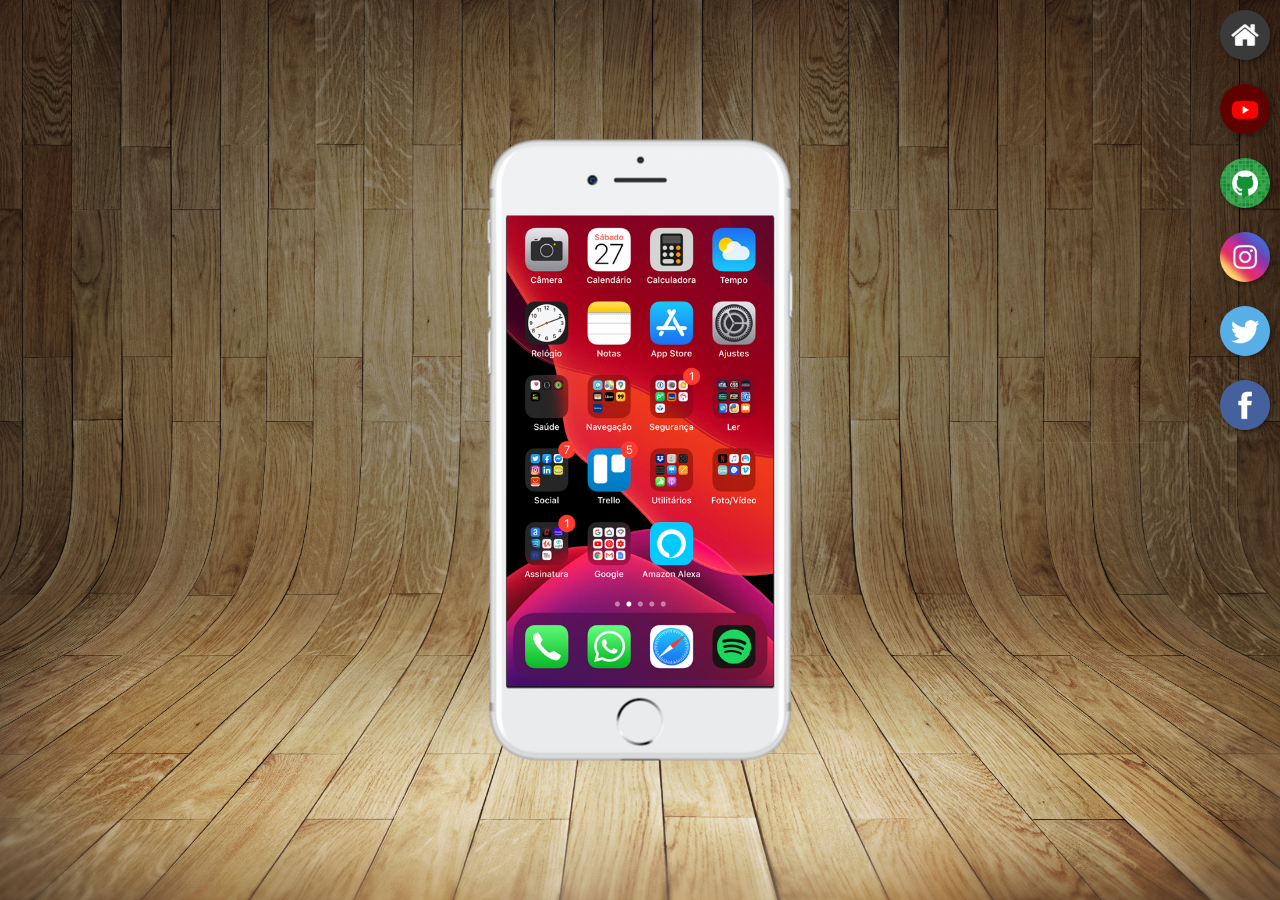
<file: index.html>
<!DOCTYPE html>
<html lang="pt-br">
<head>
    <meta charset="UTF-8">
    <meta name="viewport" content="width=device-width, initial-scale=1.0">
    <link rel="shortcut icon" href="favicon.ico" type="image/x-icon">
    <link rel="stylesheet" href="estilos/style.css">
    <title>Projeto redes sociais</title>
</head>
<body>
    <main>
        <section id="telefone">
            <iframe src="home.html" name="tela" id="tela" frameborder="0">
                seu navegador não é compativel com isso.
            </iframe>

        </section>
        <section id="redes-sociais">
            <a href="home.html" target="tela"><img src="imagens/logo-home.jpg" alt=""></a><br>
            <a href="youtube.html" target="tela" ><img src="imagens/logo-youtube.jpg" alt=""></a><br>
            <a href="github.html" target="tela" ><img src="imagens/logo-github.jpg" alt=""></a><br>
            <a href="instagram.html" target="tela" ><img src="imagens/logo-instagram.jpg" alt=""></a> <br>
            <a href="twitter.html" target="tela" ><img src="imagens/logo-twitter.jpg" alt=""></a><br>
            <a href="facebook.html" target="tela" ><img src="imagens/logo-facebook.jpg" alt=""></a>

        </section>
    </main>
    
</body>
</html>
</file>
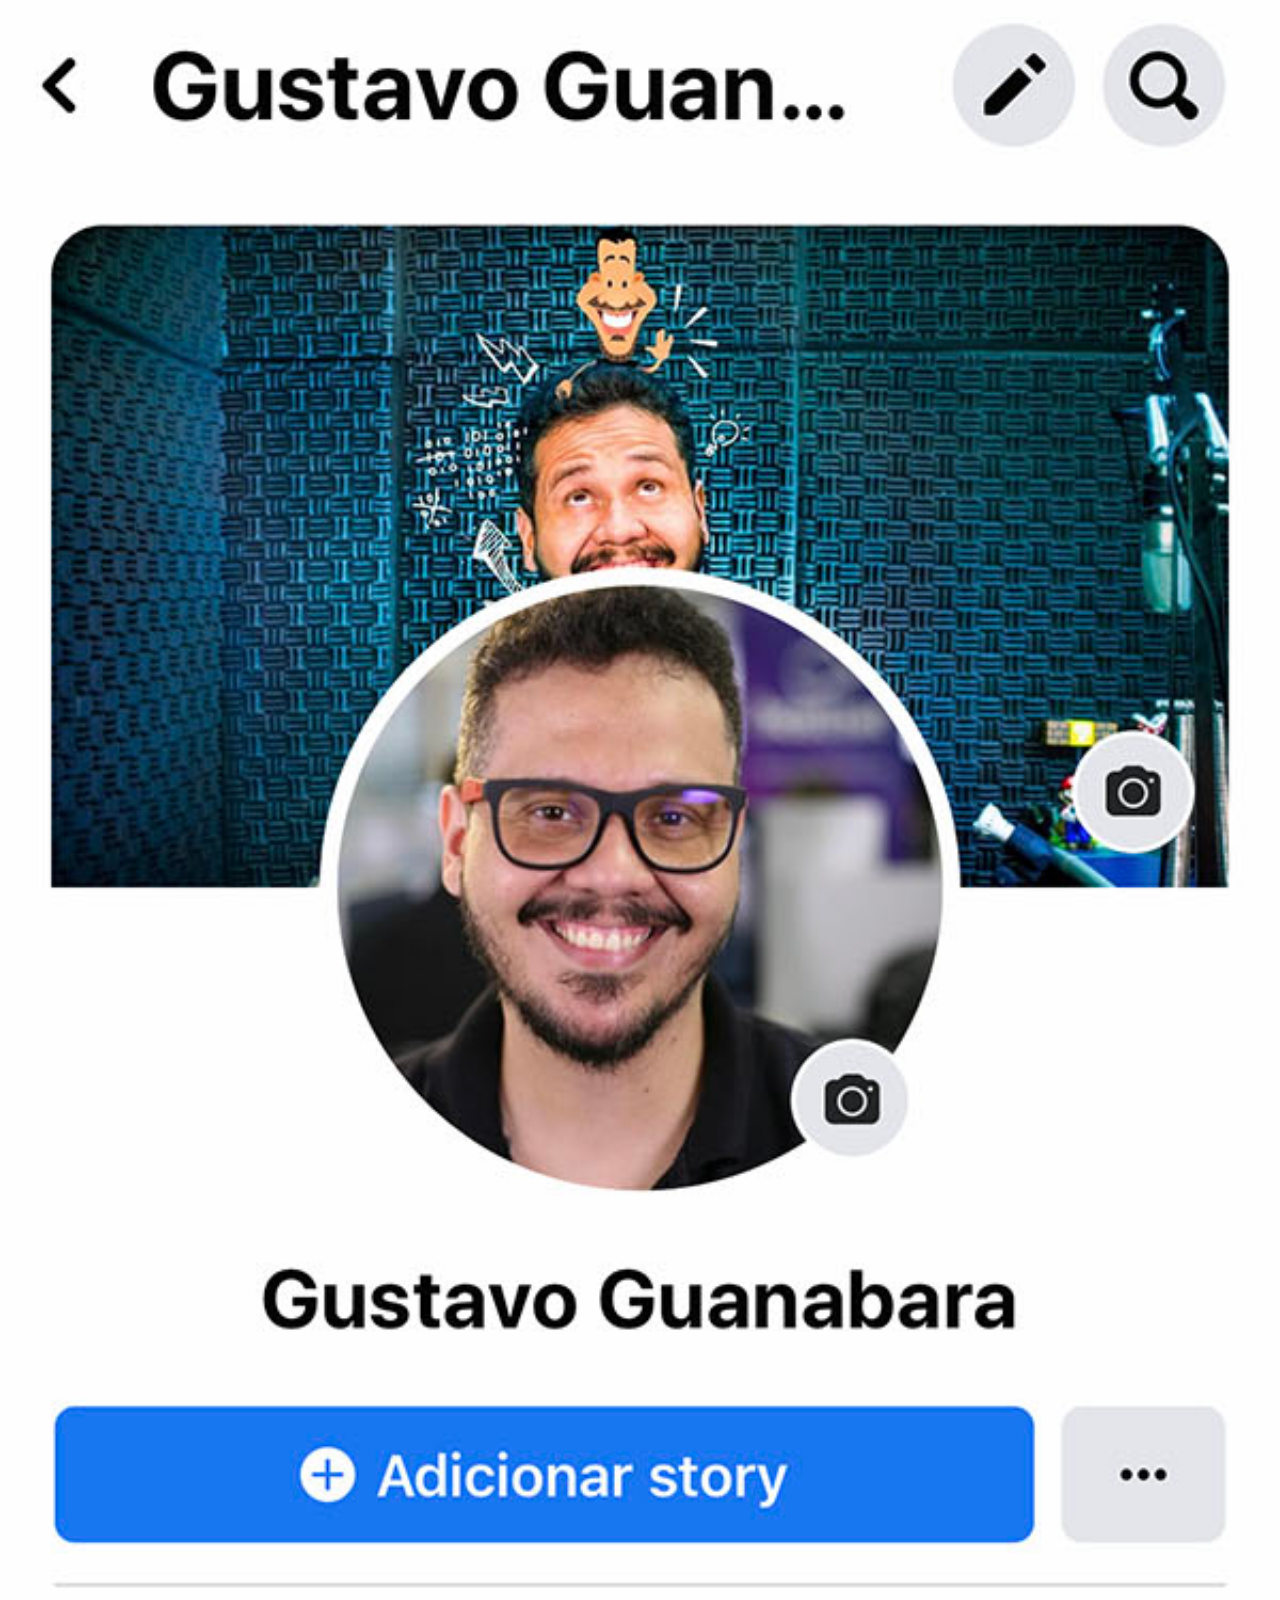
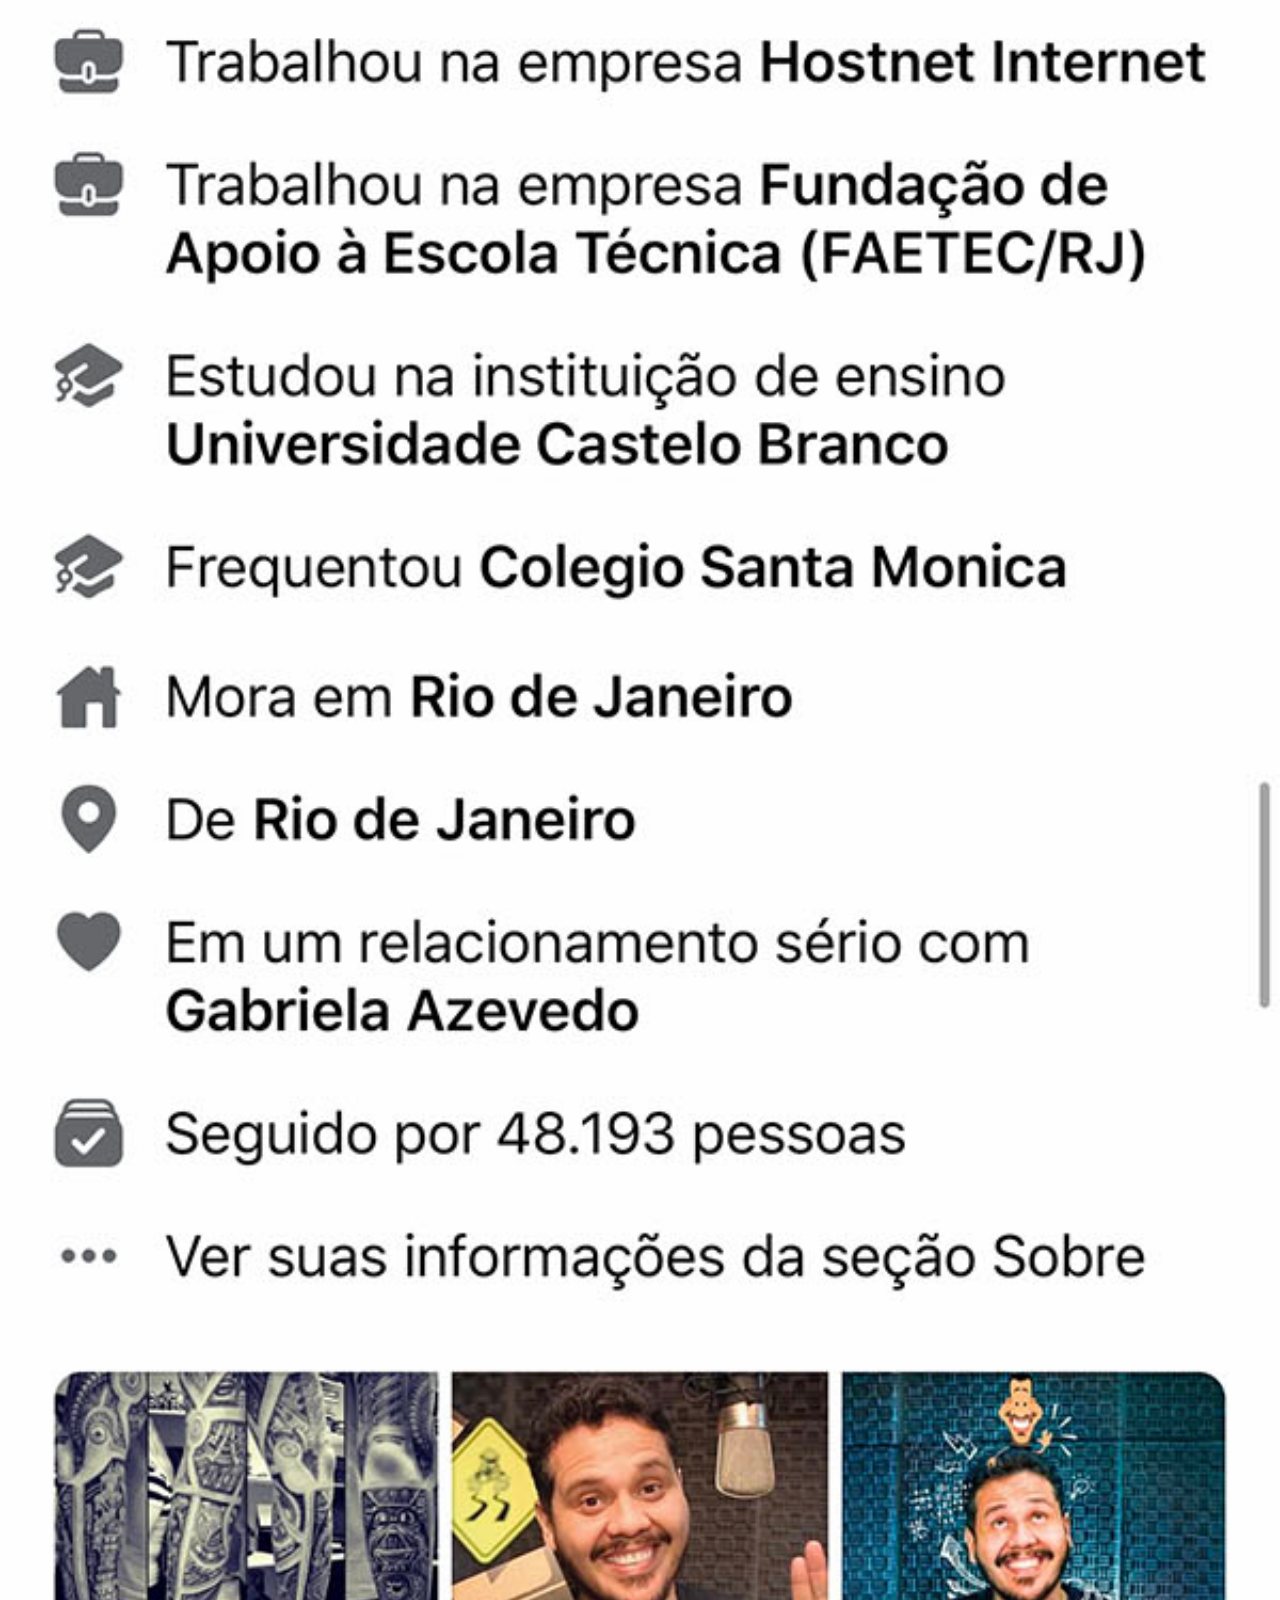
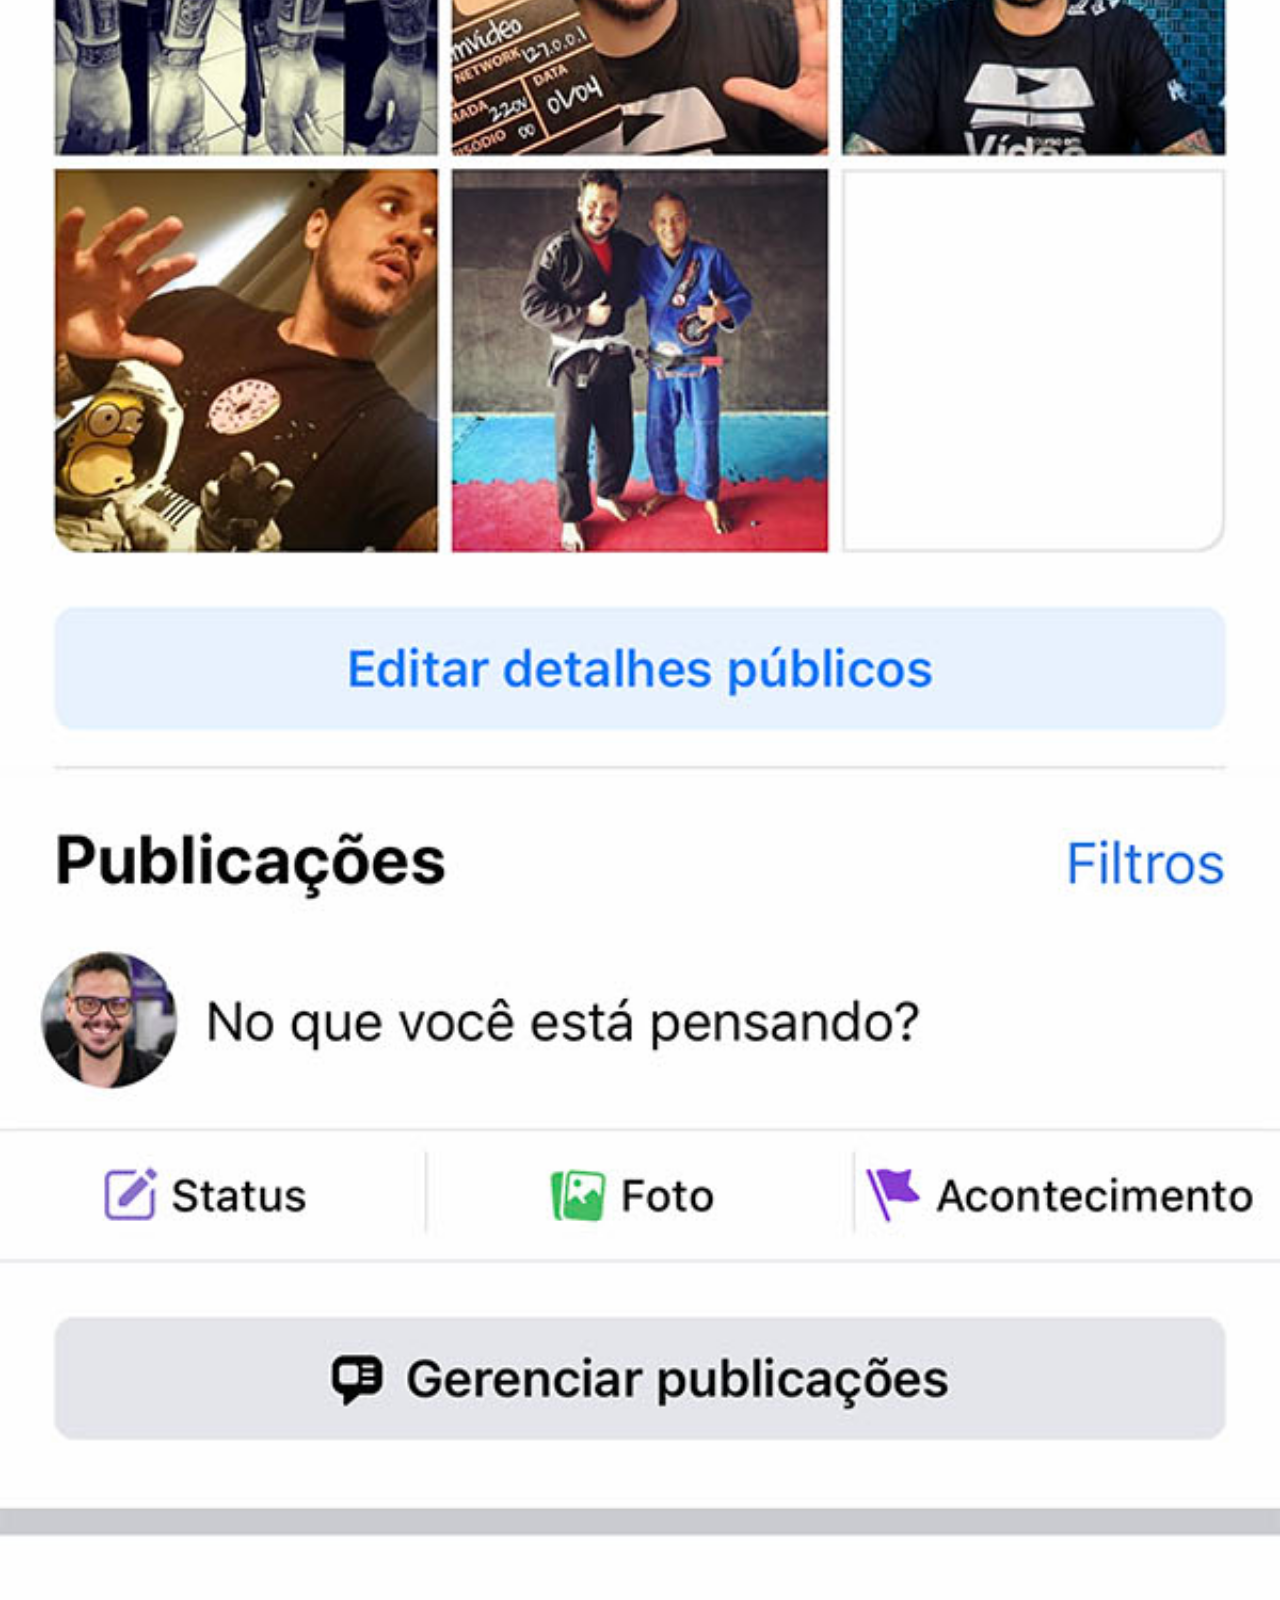
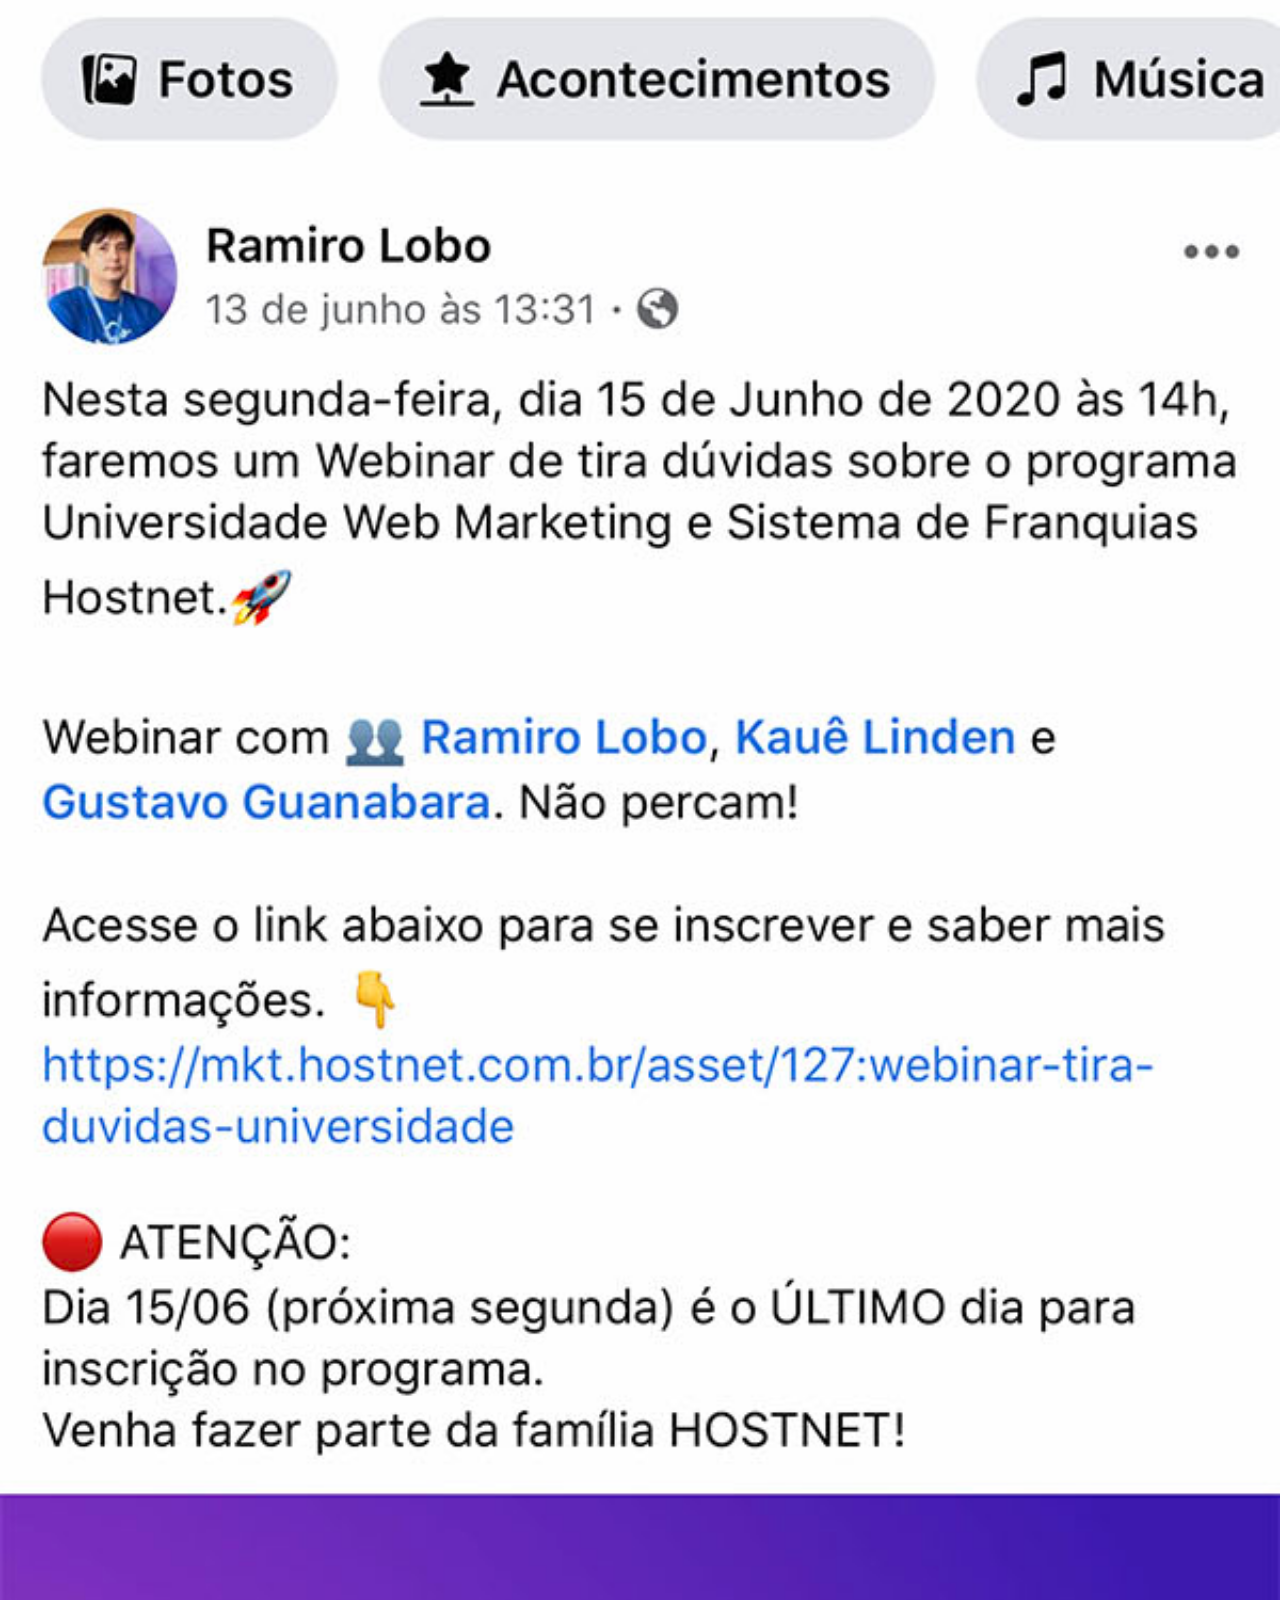
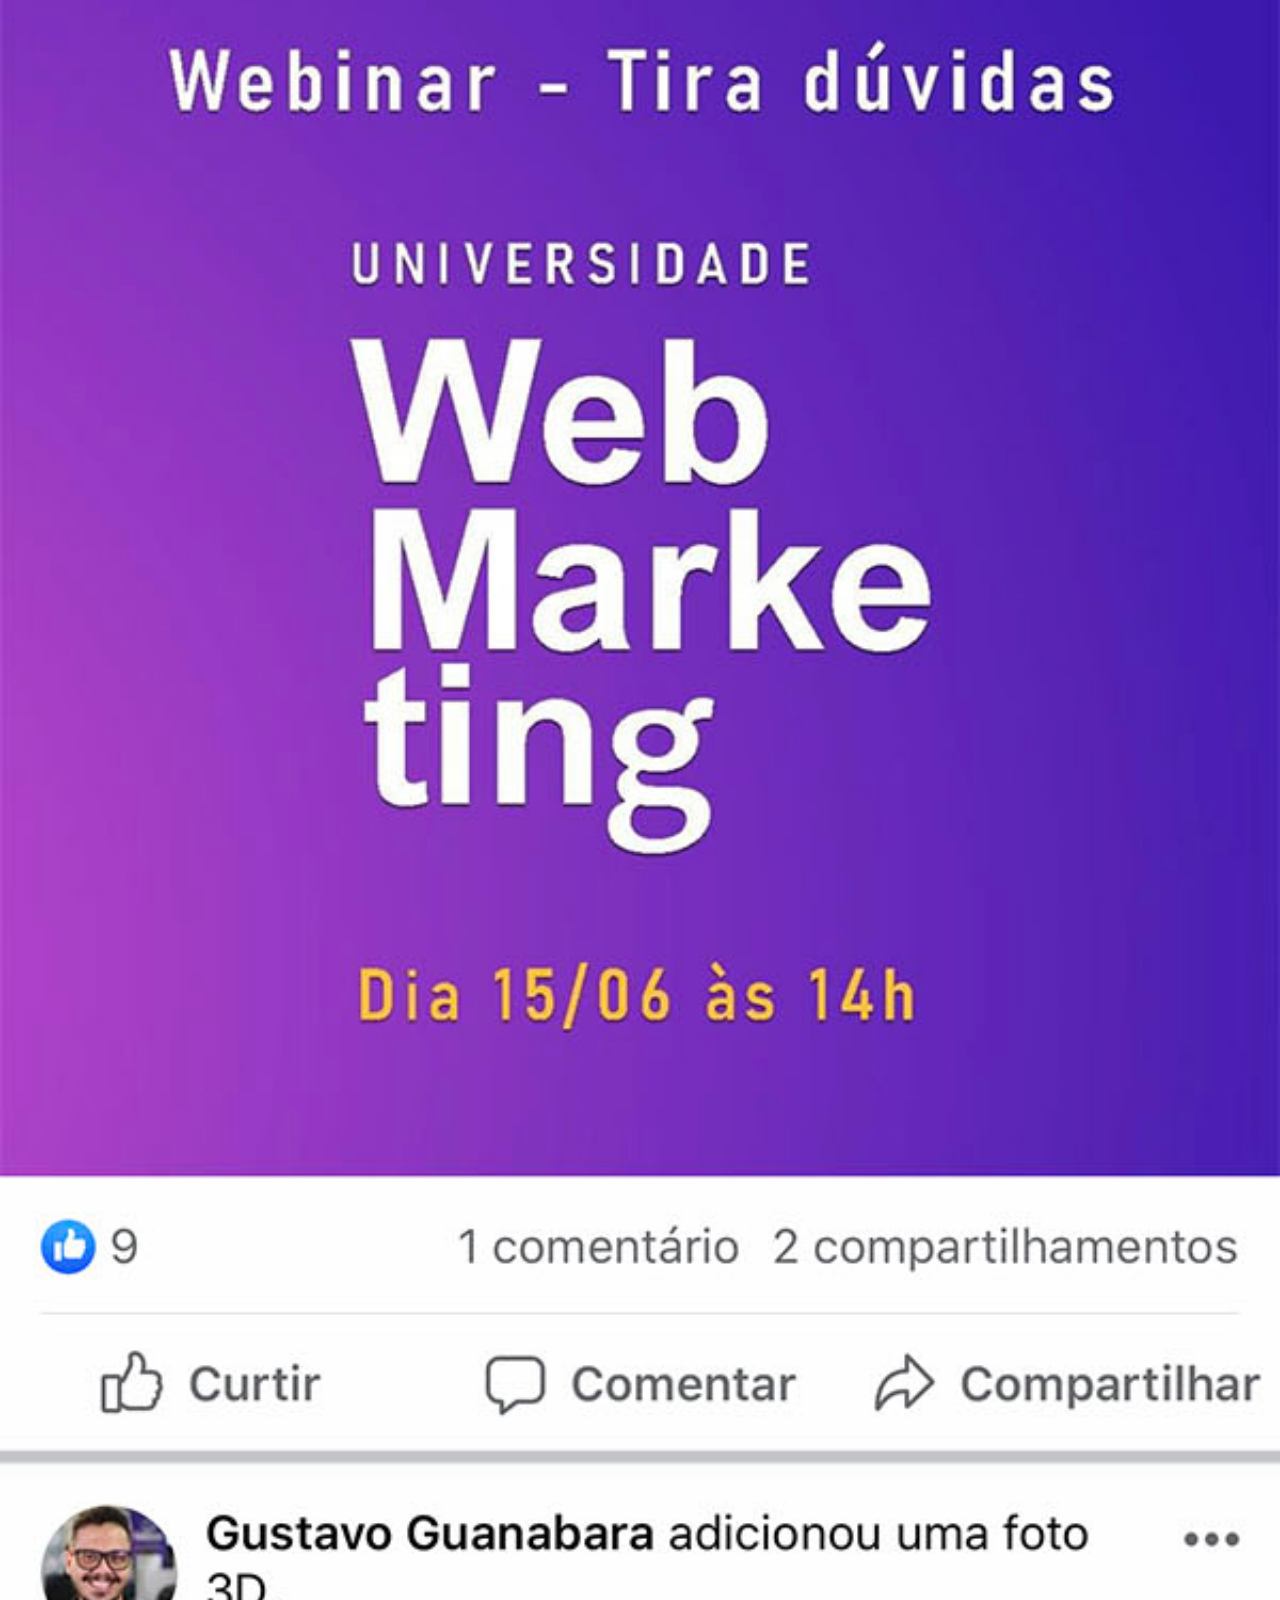
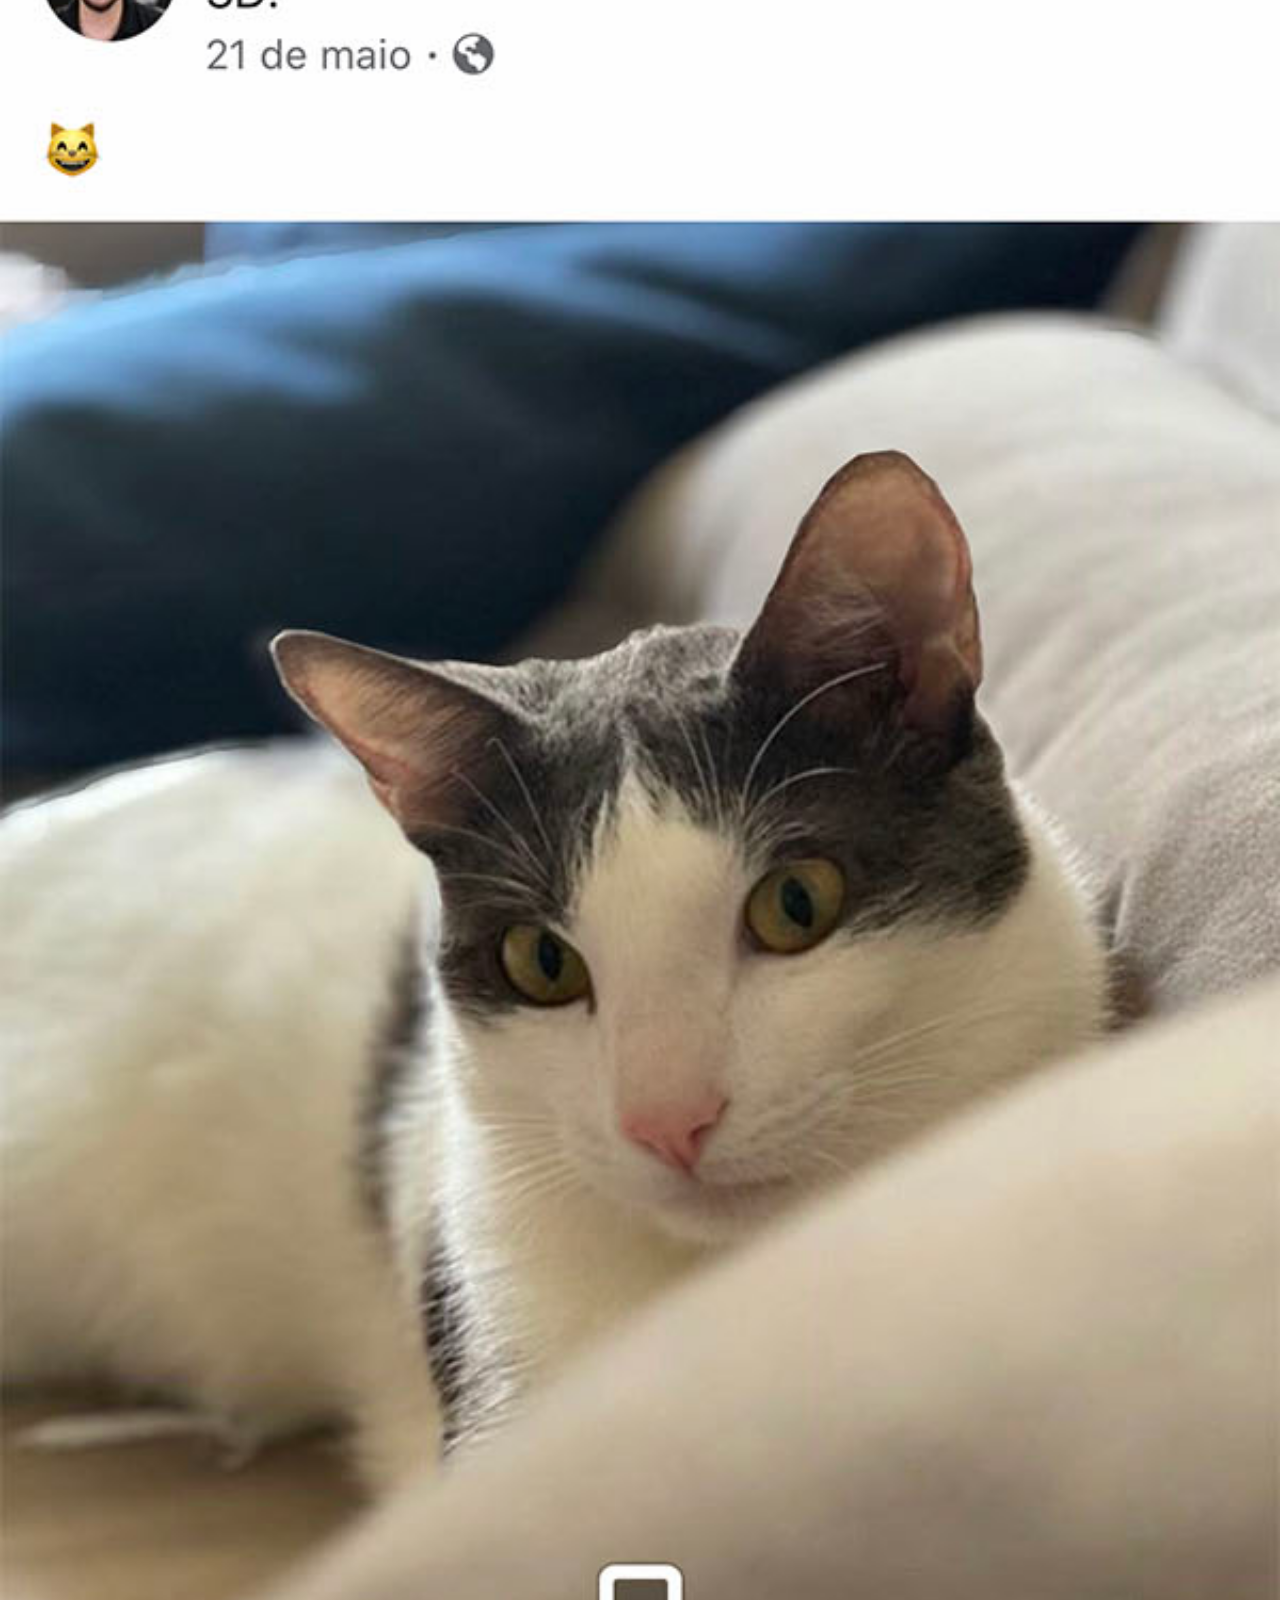
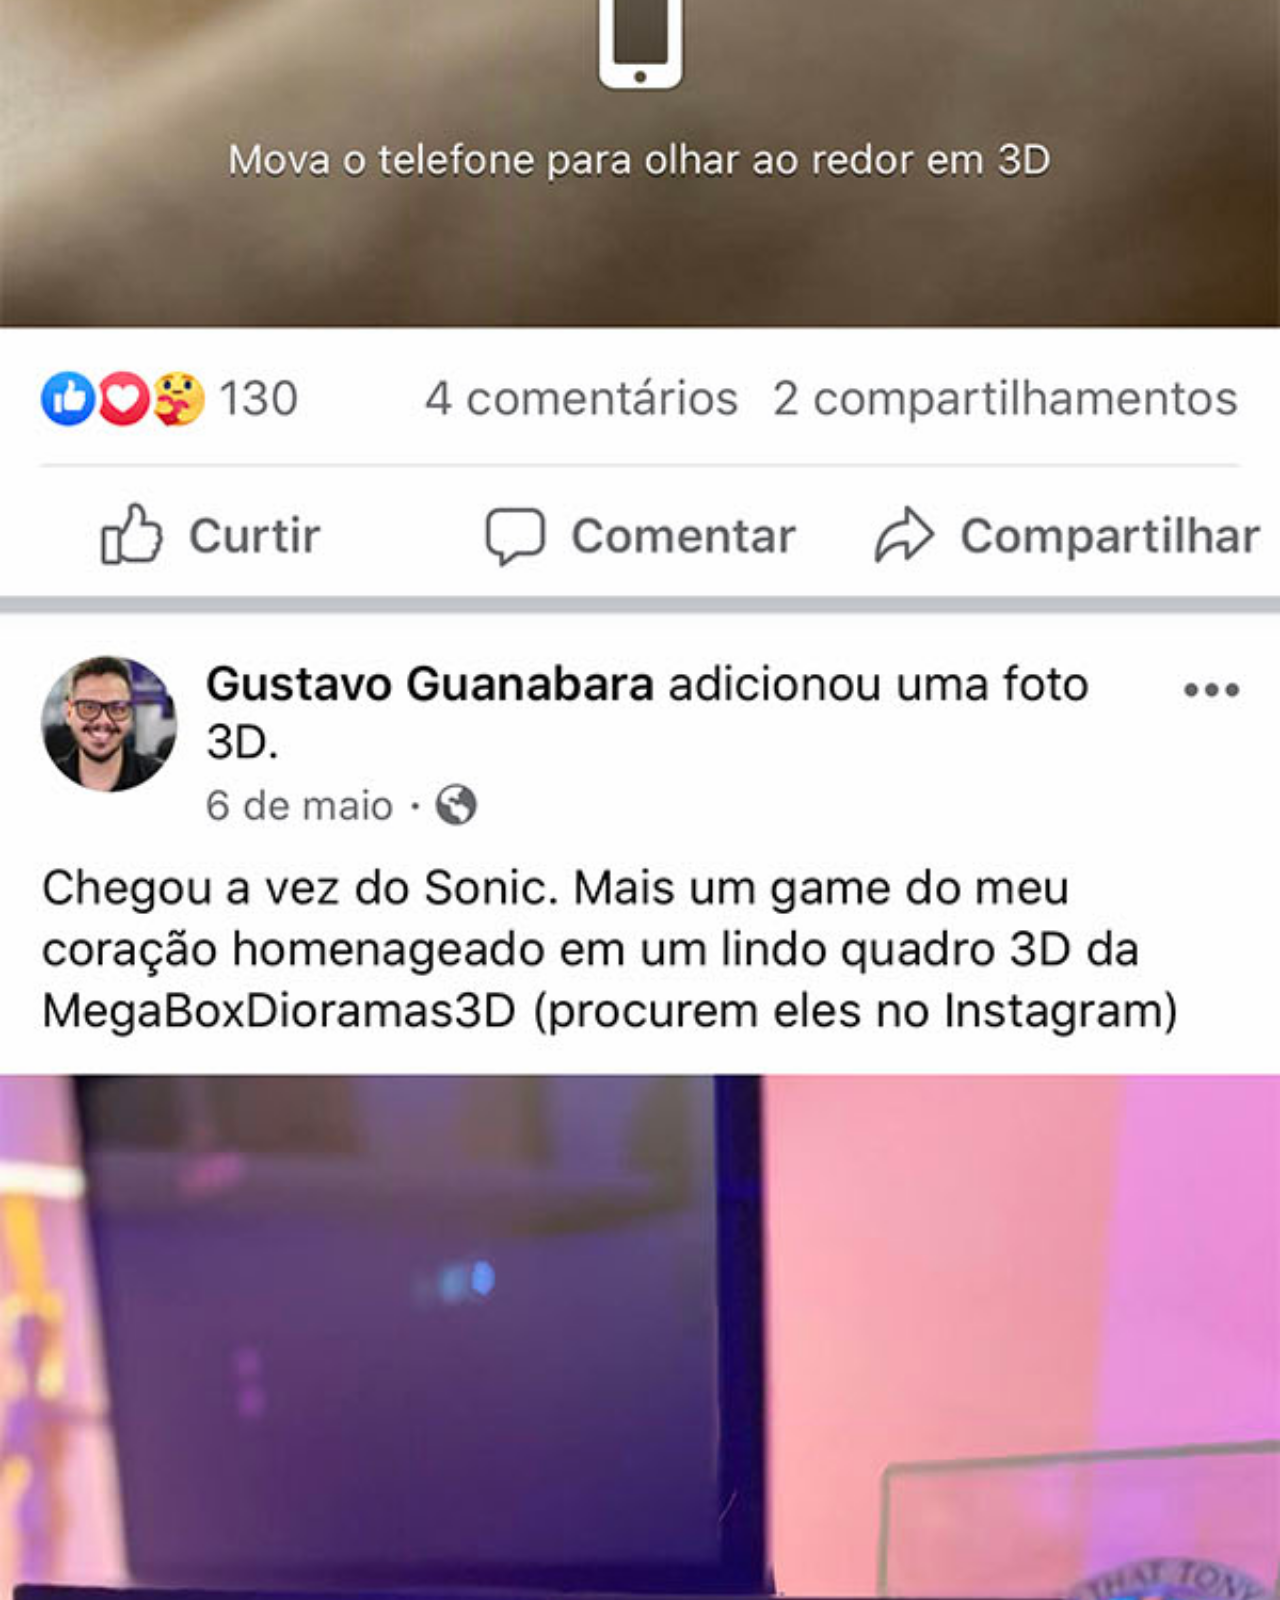
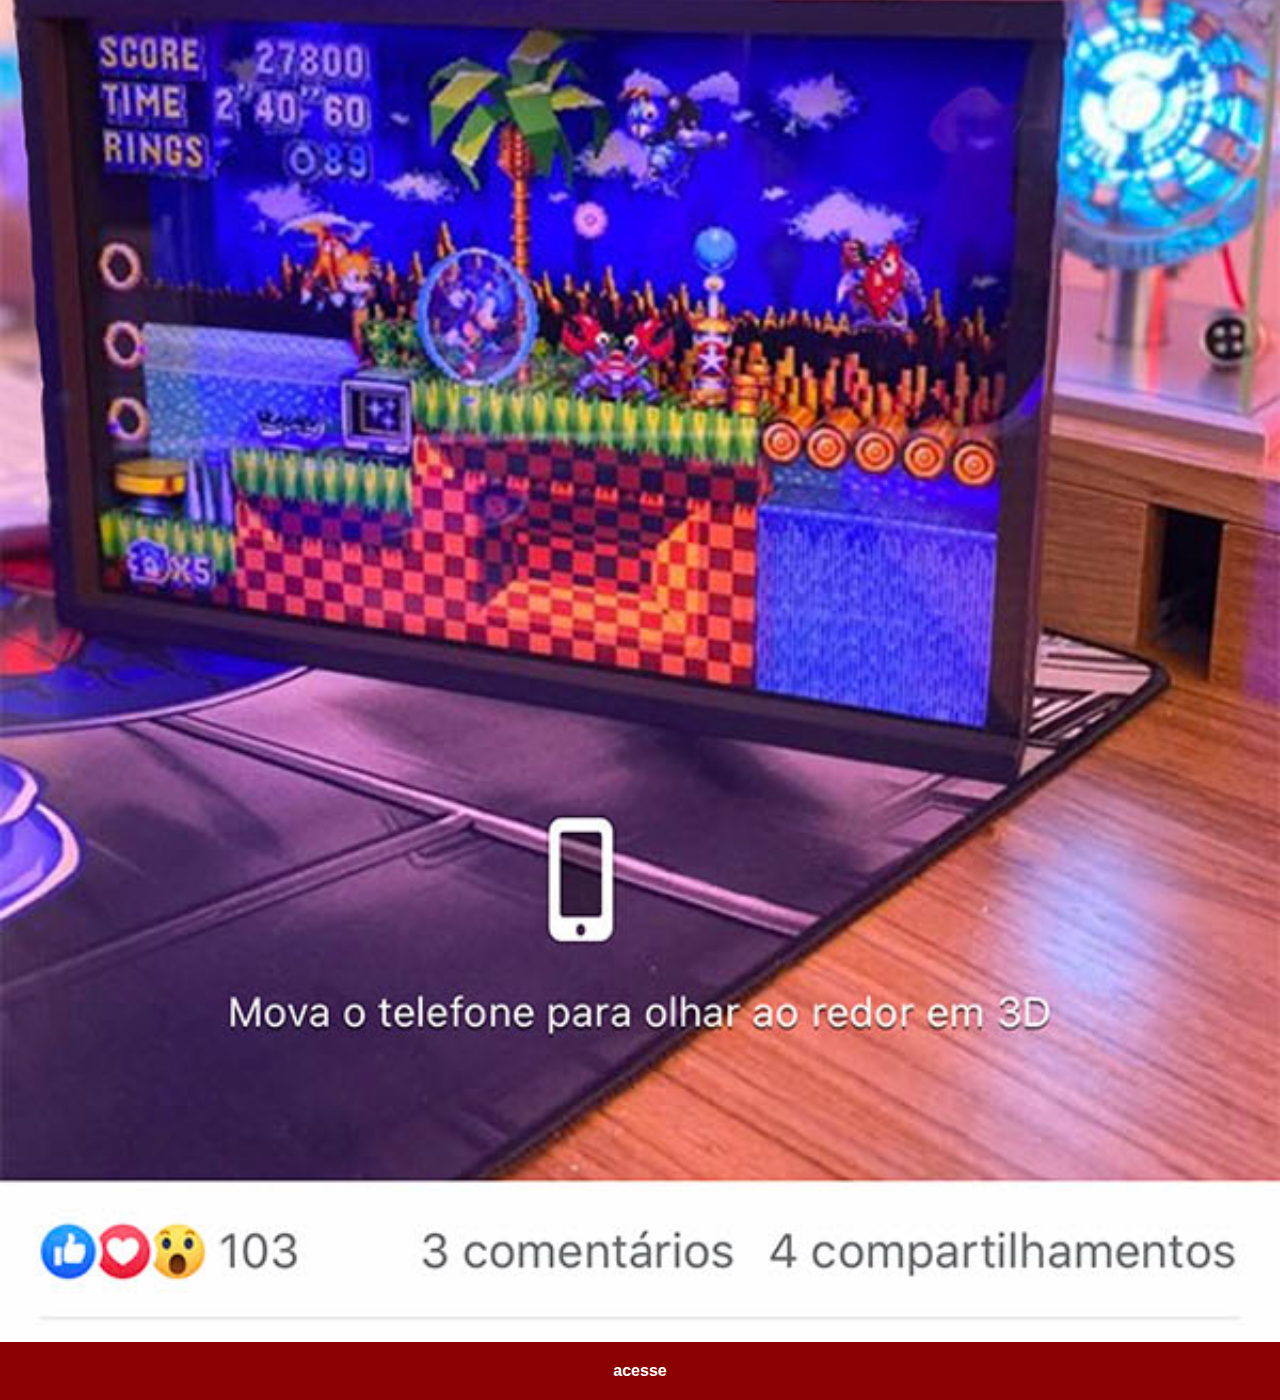
<file: facebook.html>
<!DOCTYPE html>
<html lang="pt-br">
<head>
    <meta charset="UTF-8">
    <meta name="viewport" content="width=device-width, initial-scale=1.0">
    <title>facebook</title>
    <link rel="stylesheet" href="estilos/social.css">
</head>
<body>
    <img src="imagens/tela-facebook.jpg" alt="facebook">
    <a href="https://www.facebook.com/gustavoguanabara/" target="_blank" >acesse</a>
    
</body>
</html>
</file>
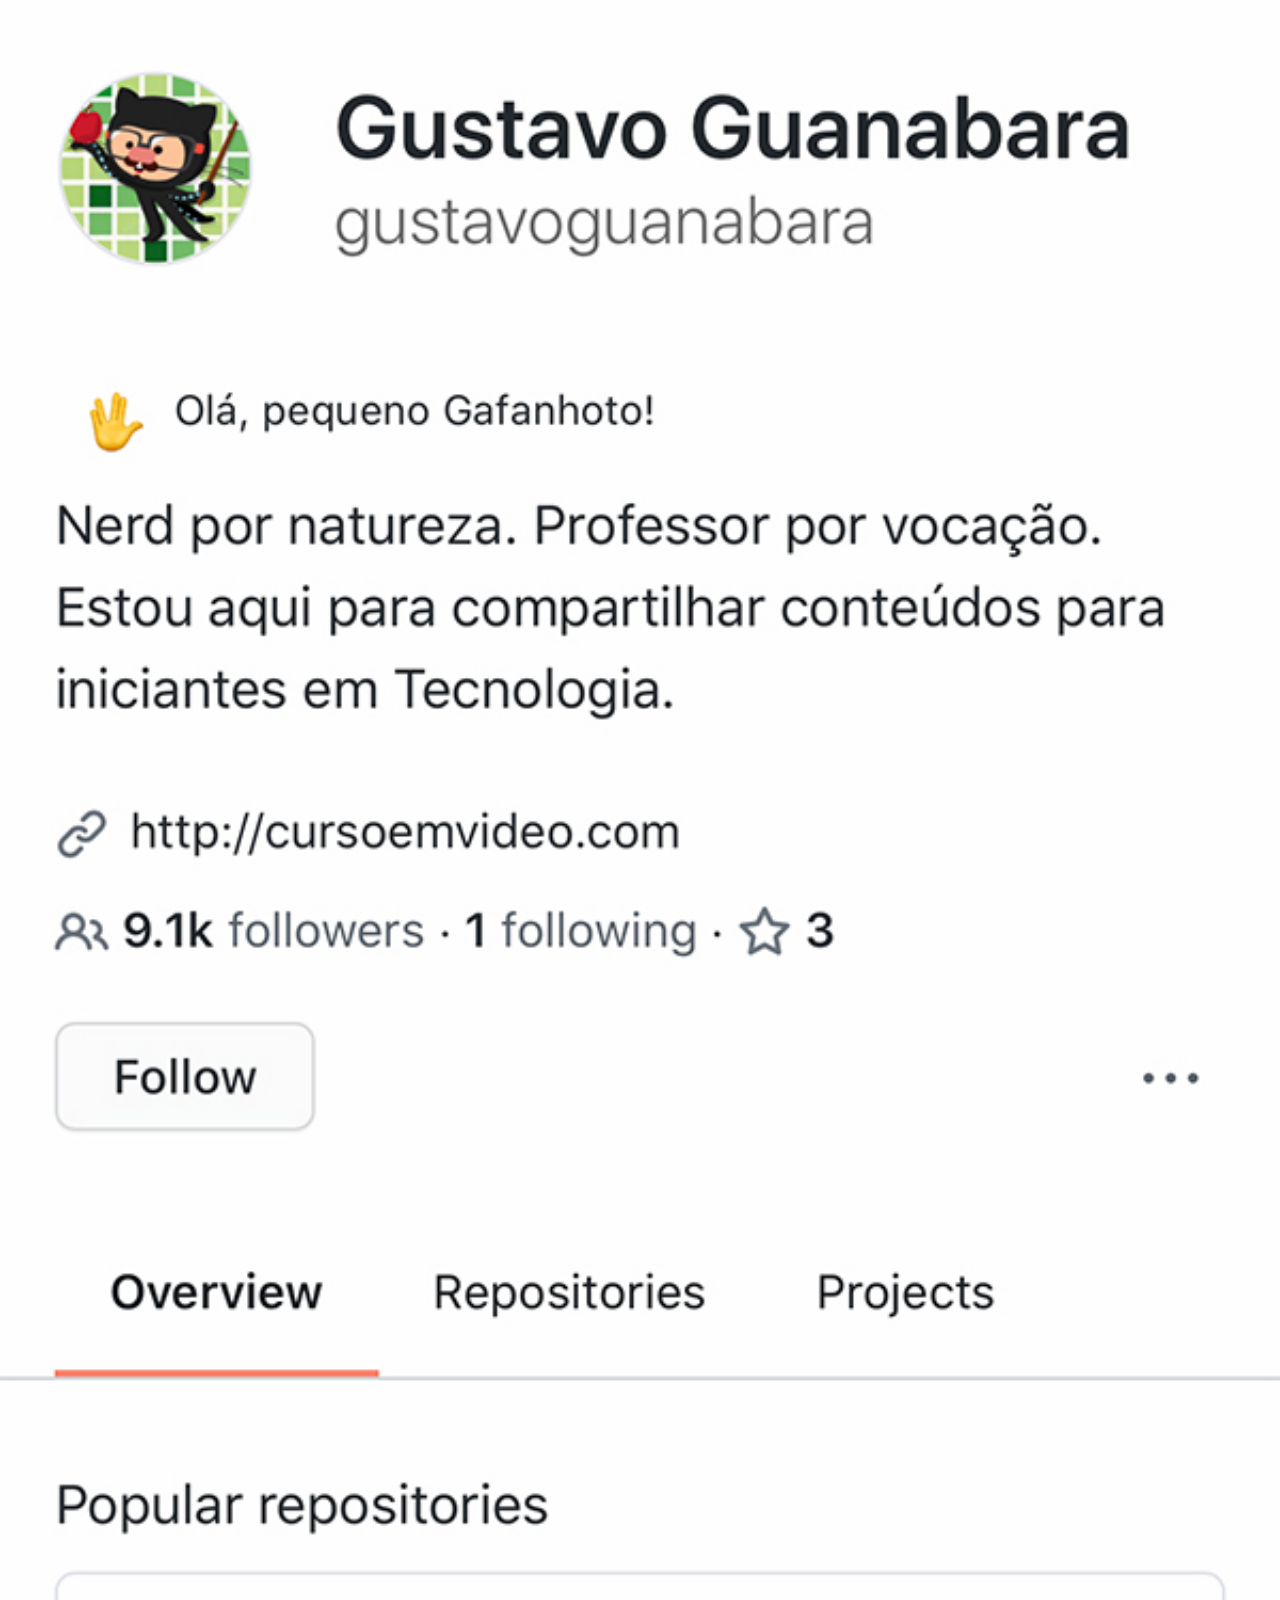
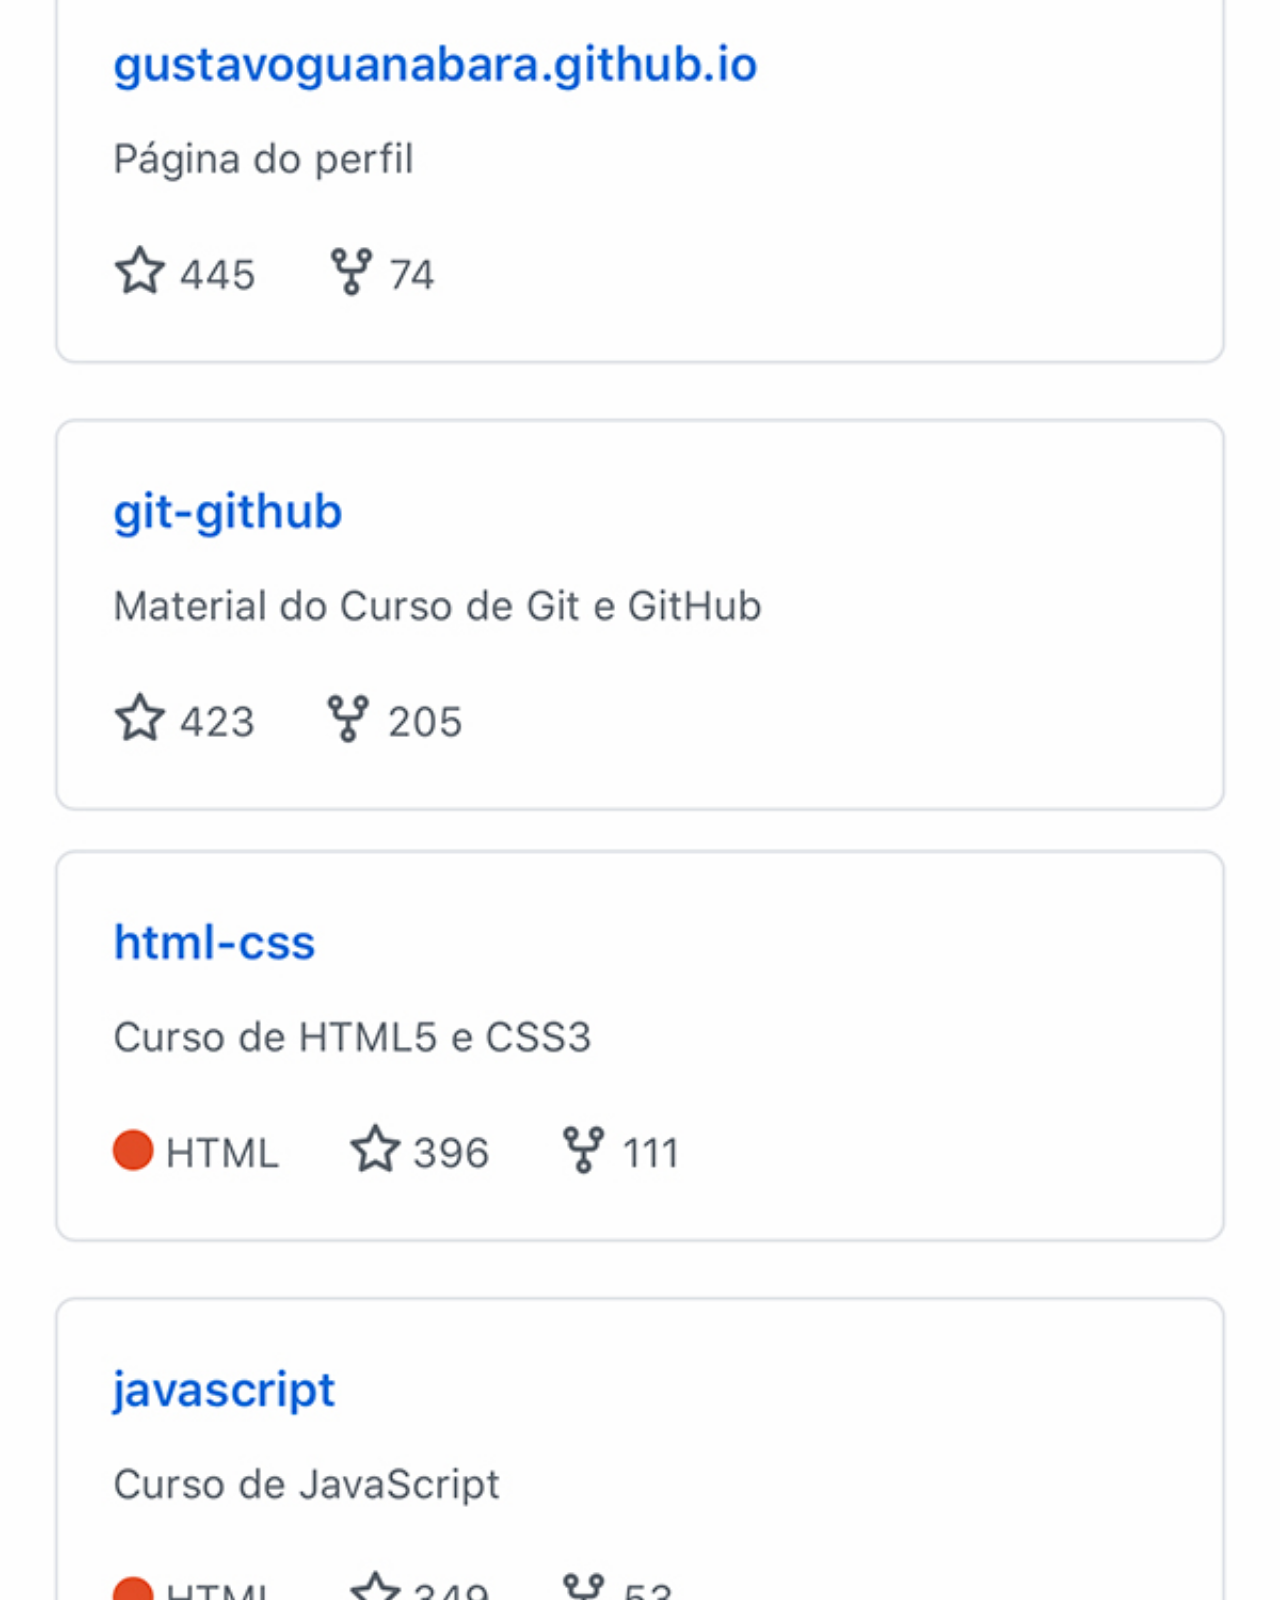
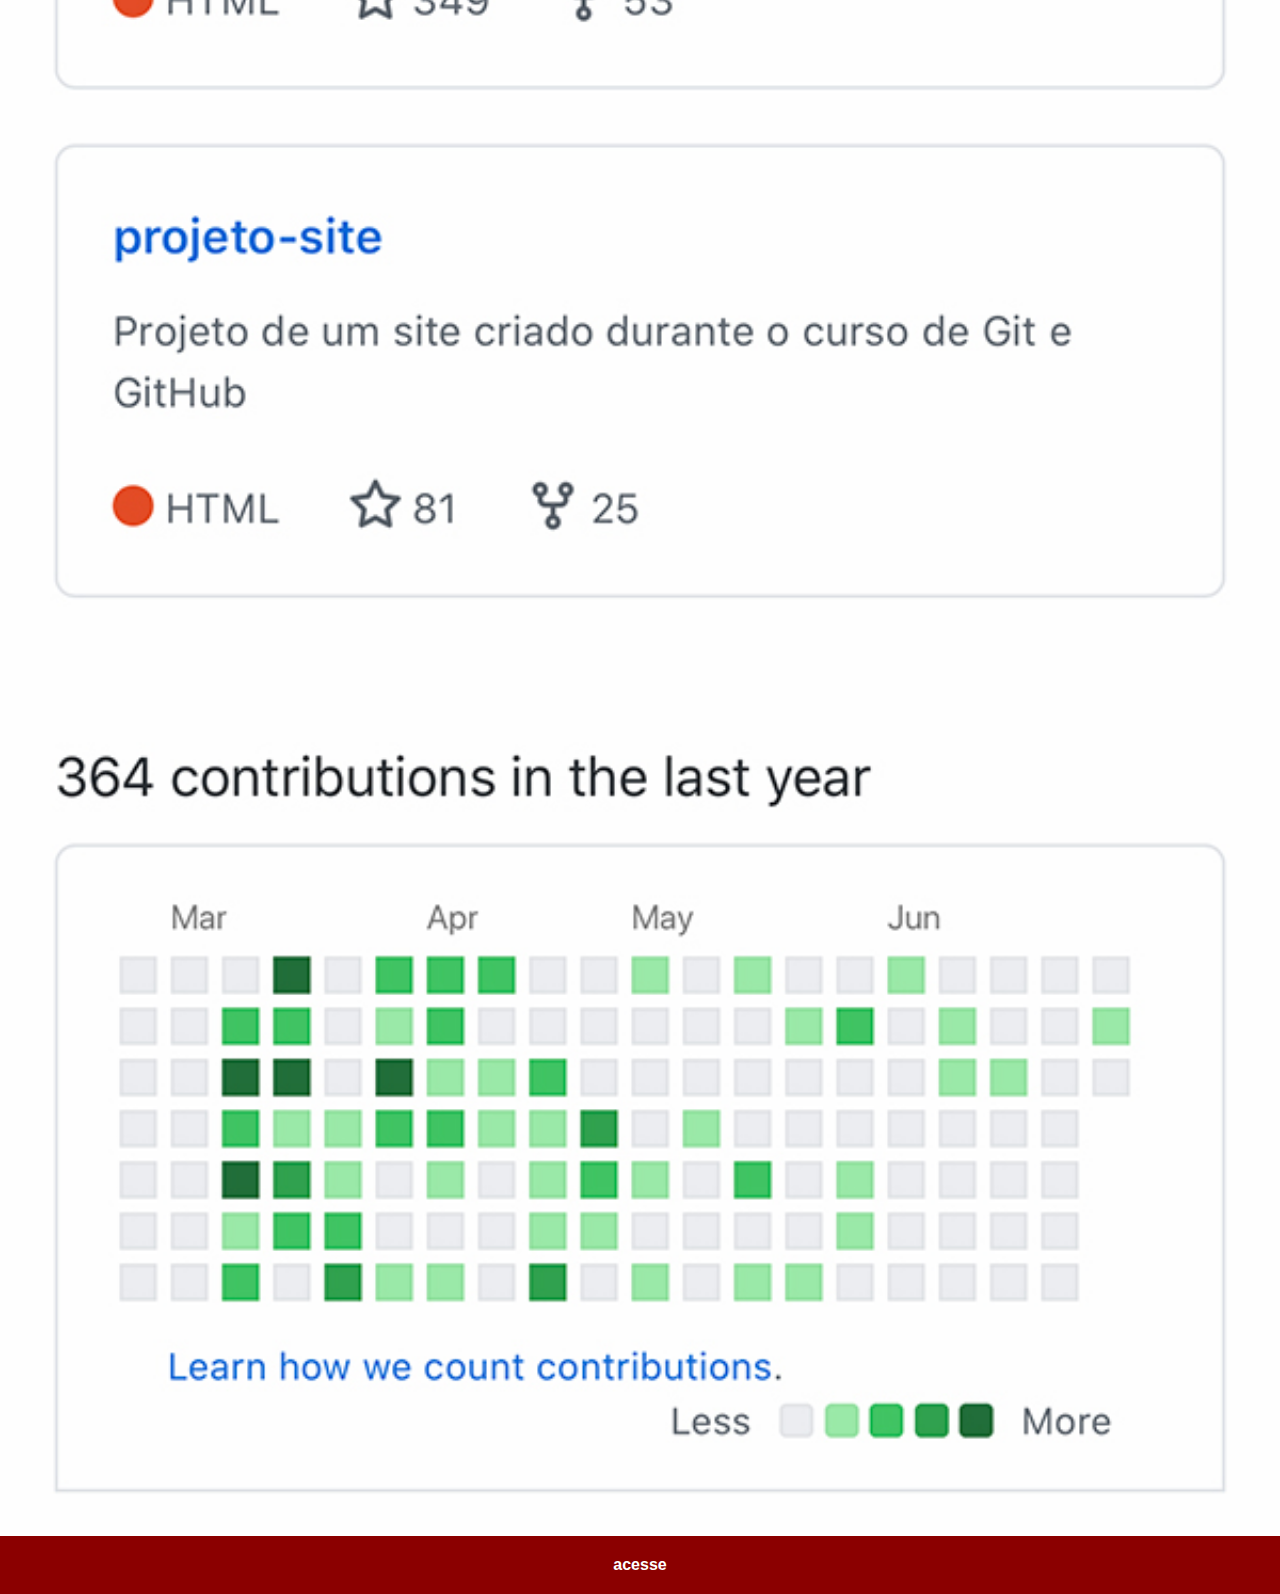
<file: github.html>
<!DOCTYPE html>
<html lang="pt-br">
<head>
    <meta charset="UTF-8">
    <meta name="viewport" content="width=device-width, initial-scale=1.0">
    <title>Github</title>
    <link rel="stylesheet" href="estilos/social.css">
</head>
<body>
    <img src="imagens/tela-github.jpg" alt="github">
    <a href="https://github.com/gustavoguanabara" target="_blank">acesse</a>
    
</body>
</html>
</file>
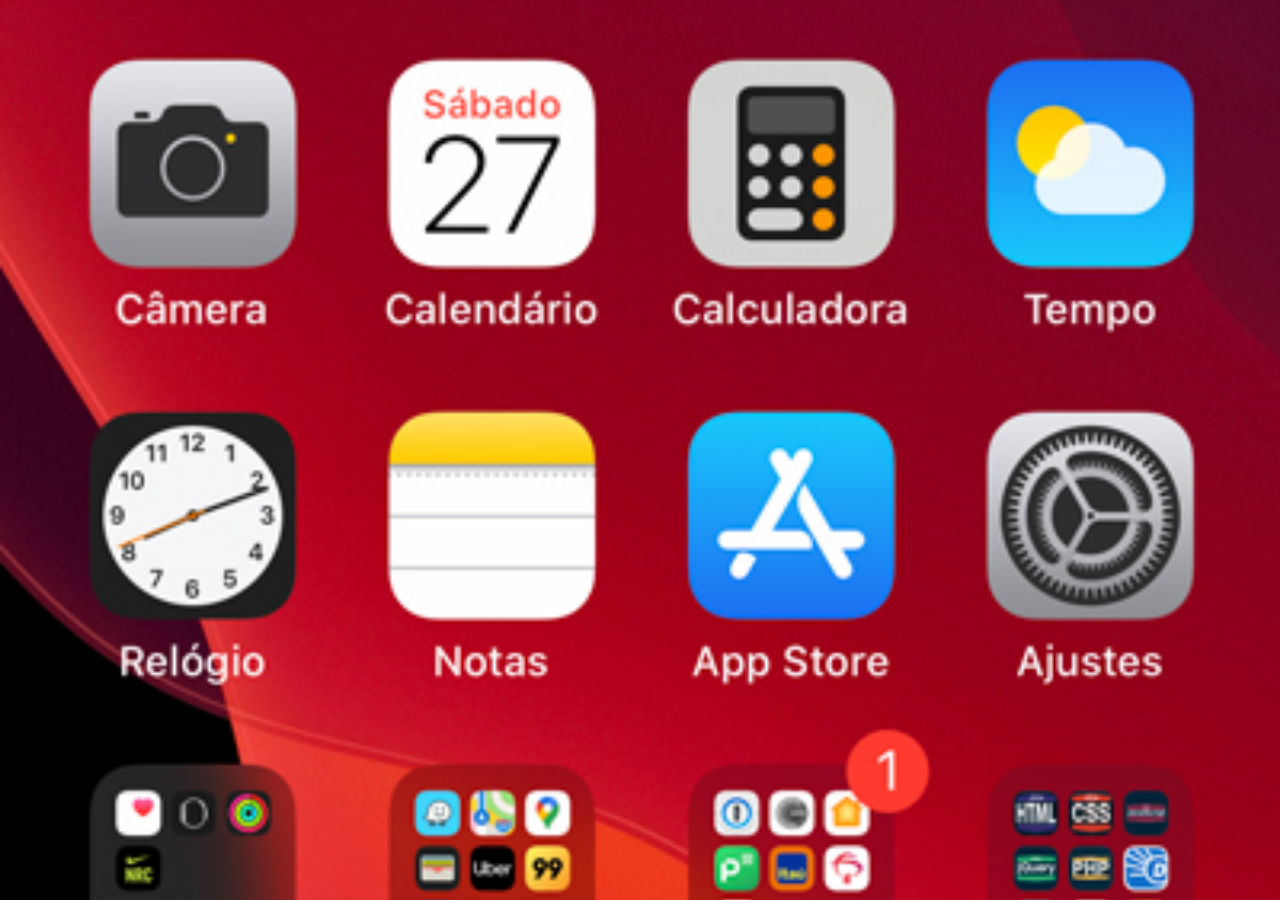
<file: home.html>
<!DOCTYPE html>
<html lang="pt-br">
<head>
    <meta charset="UTF-8">
    <meta name="viewport" content="width=device-width, initial-scale=1.0">
    <title>Home</title>
</head>
<style>
    *{
        margin: 0px;
        padding: 0px;
    }
    body {
        width: 100vw;
        height: 100vh;
        background: black url('imagens/tela-home.jpg') no-repeat top center;
        background-size: cover;
    }
</style>
<body>
    
</body>
</html>
</file>
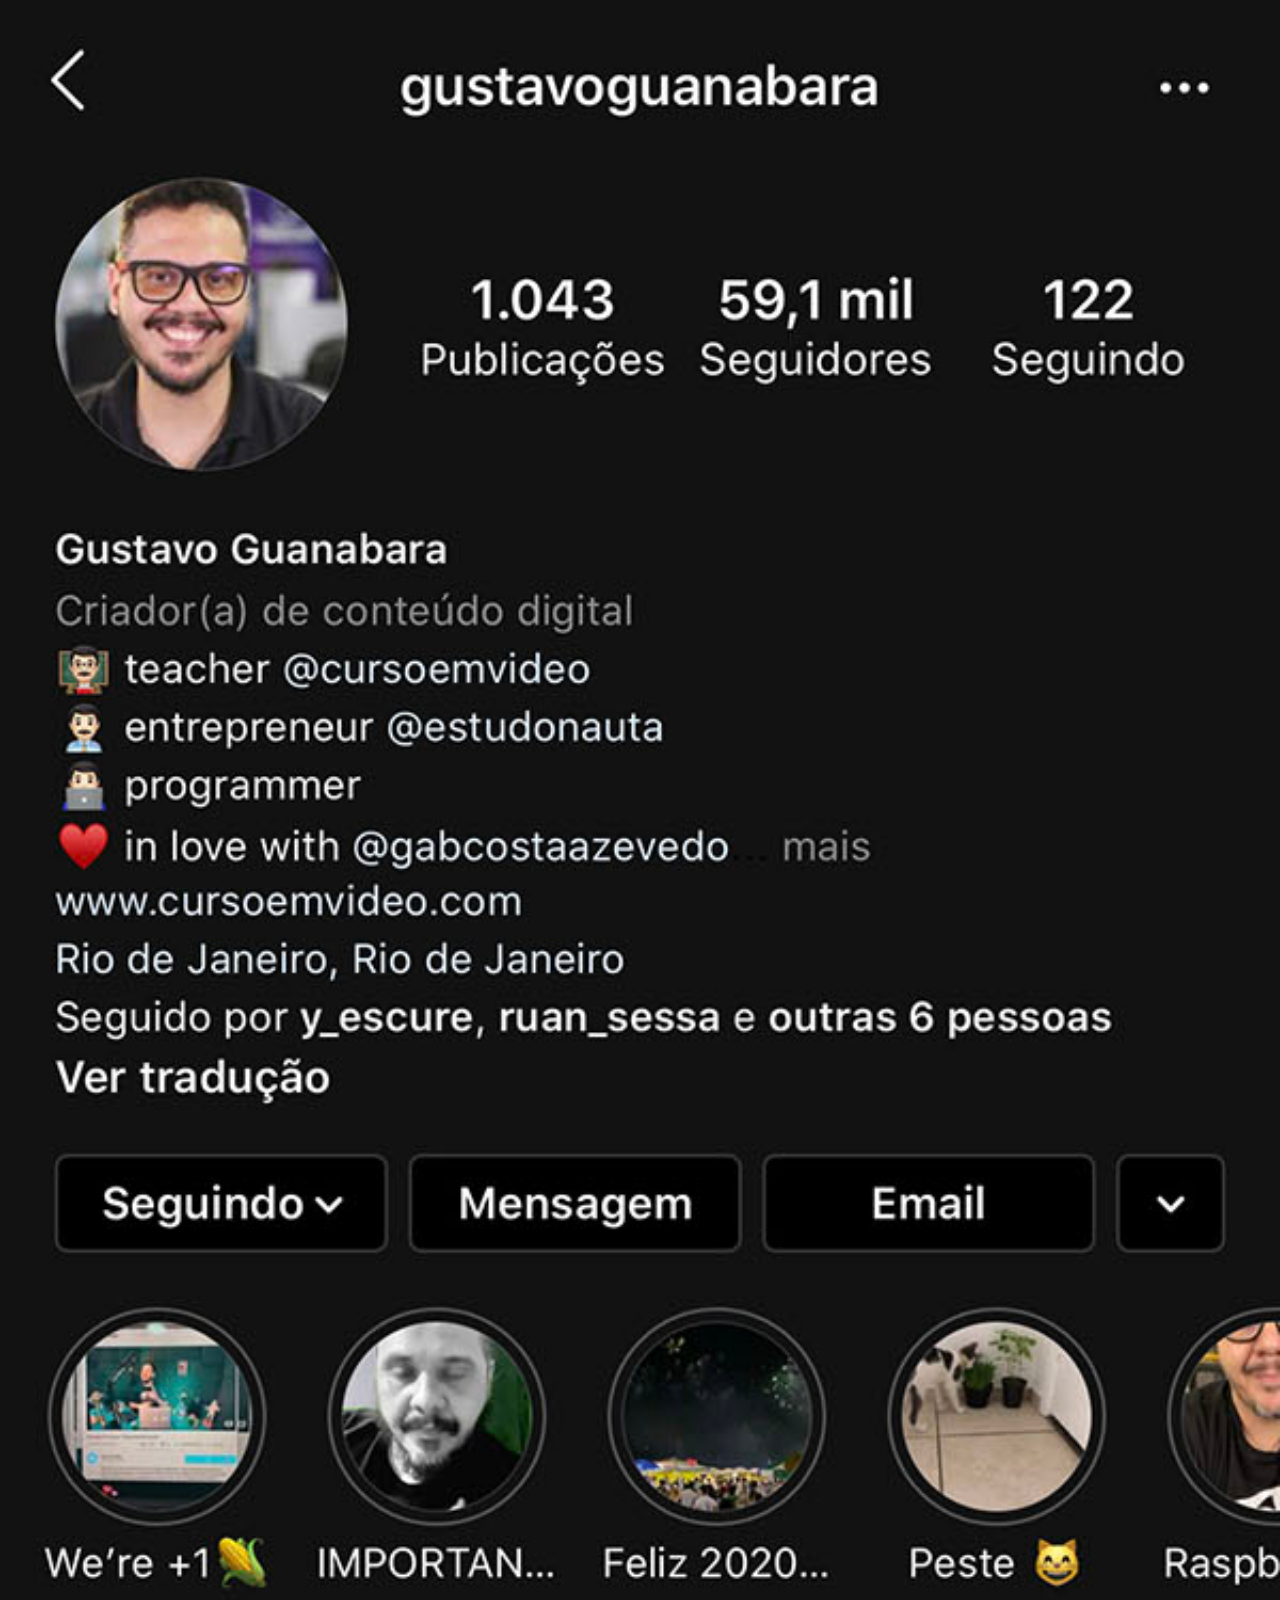
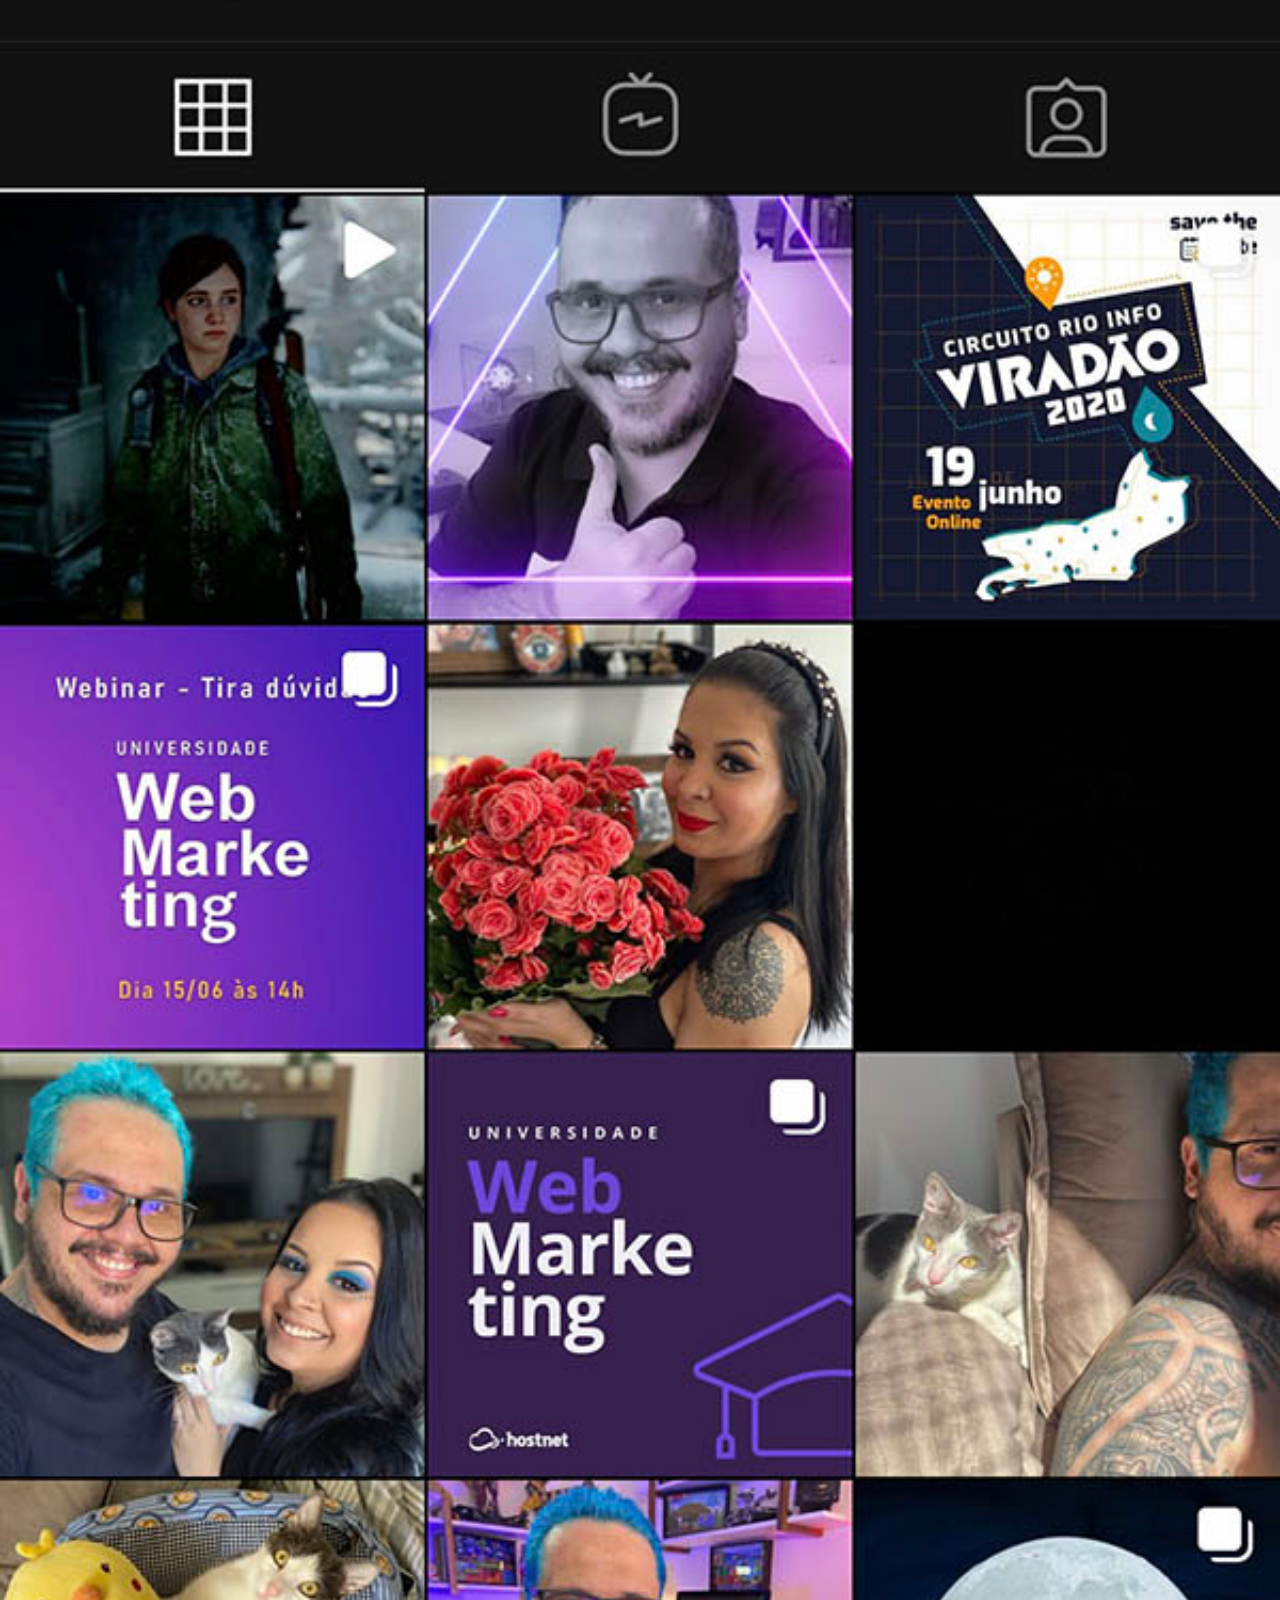
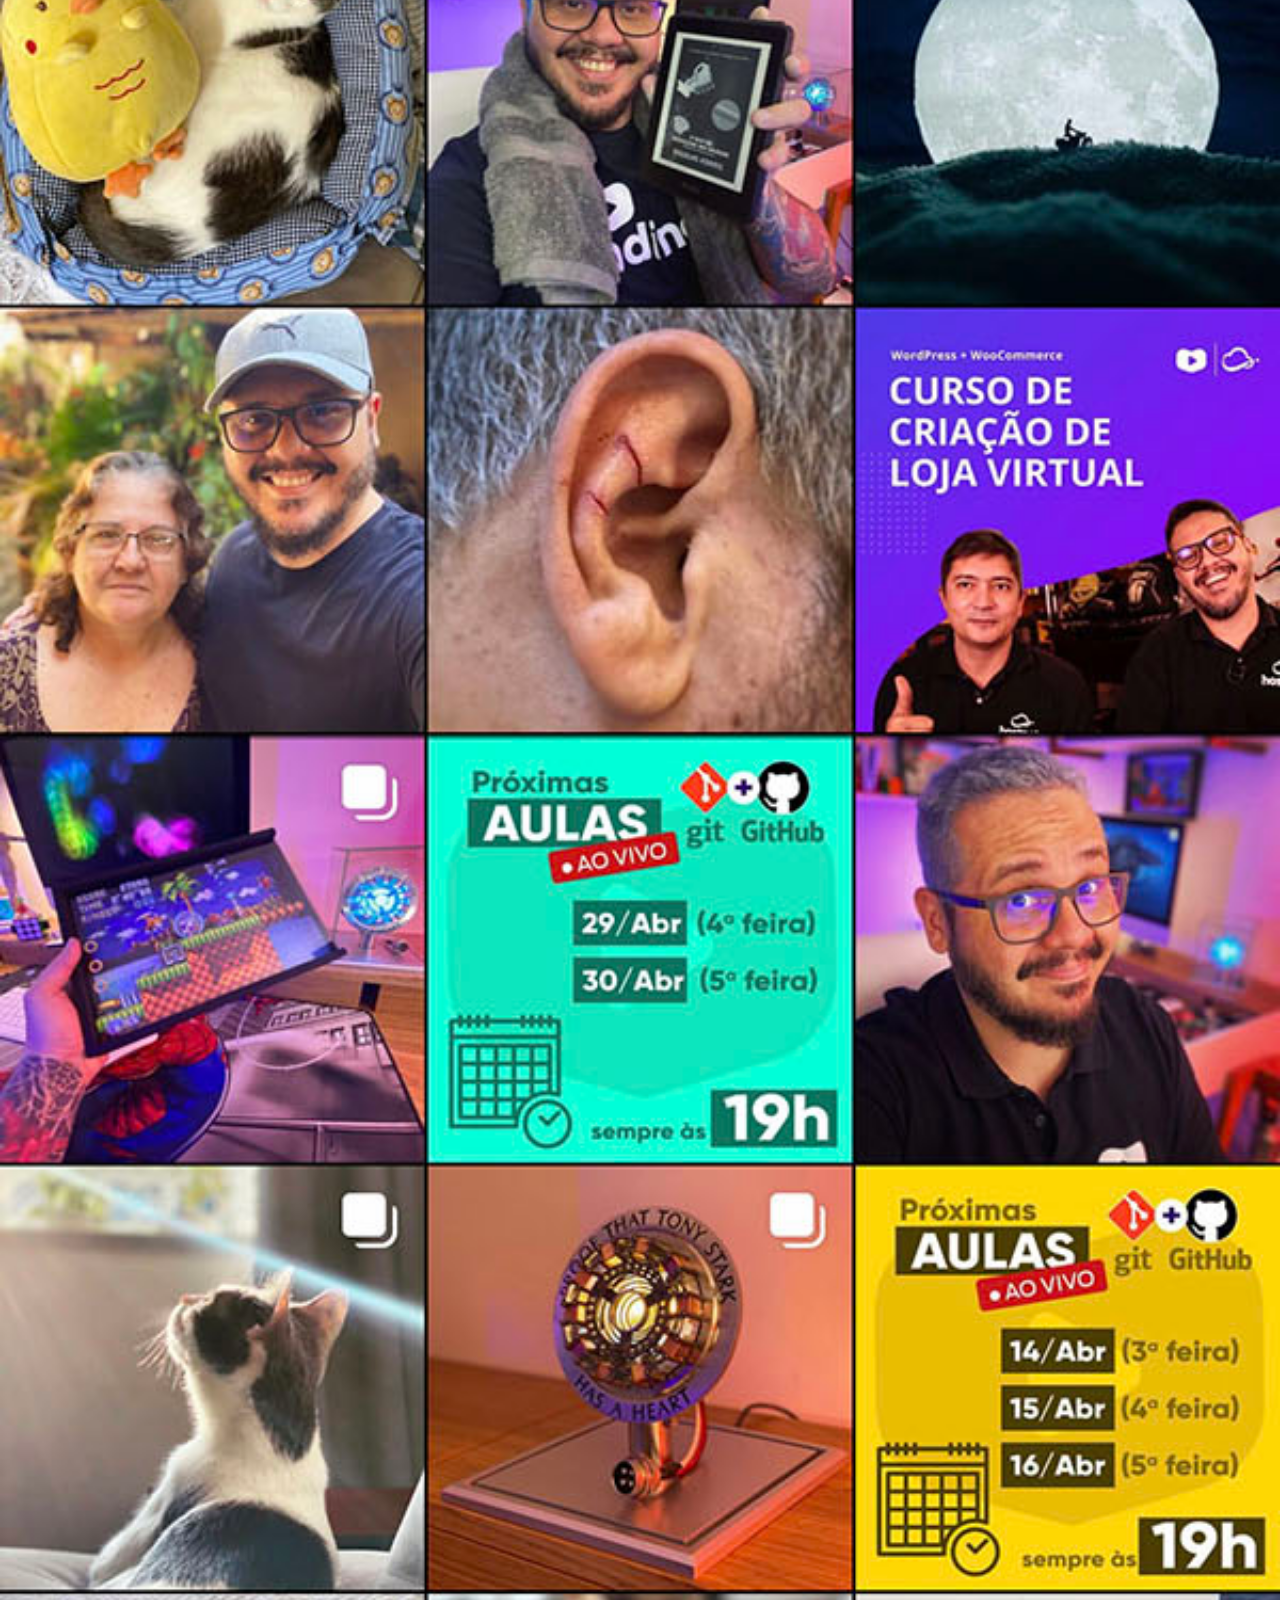
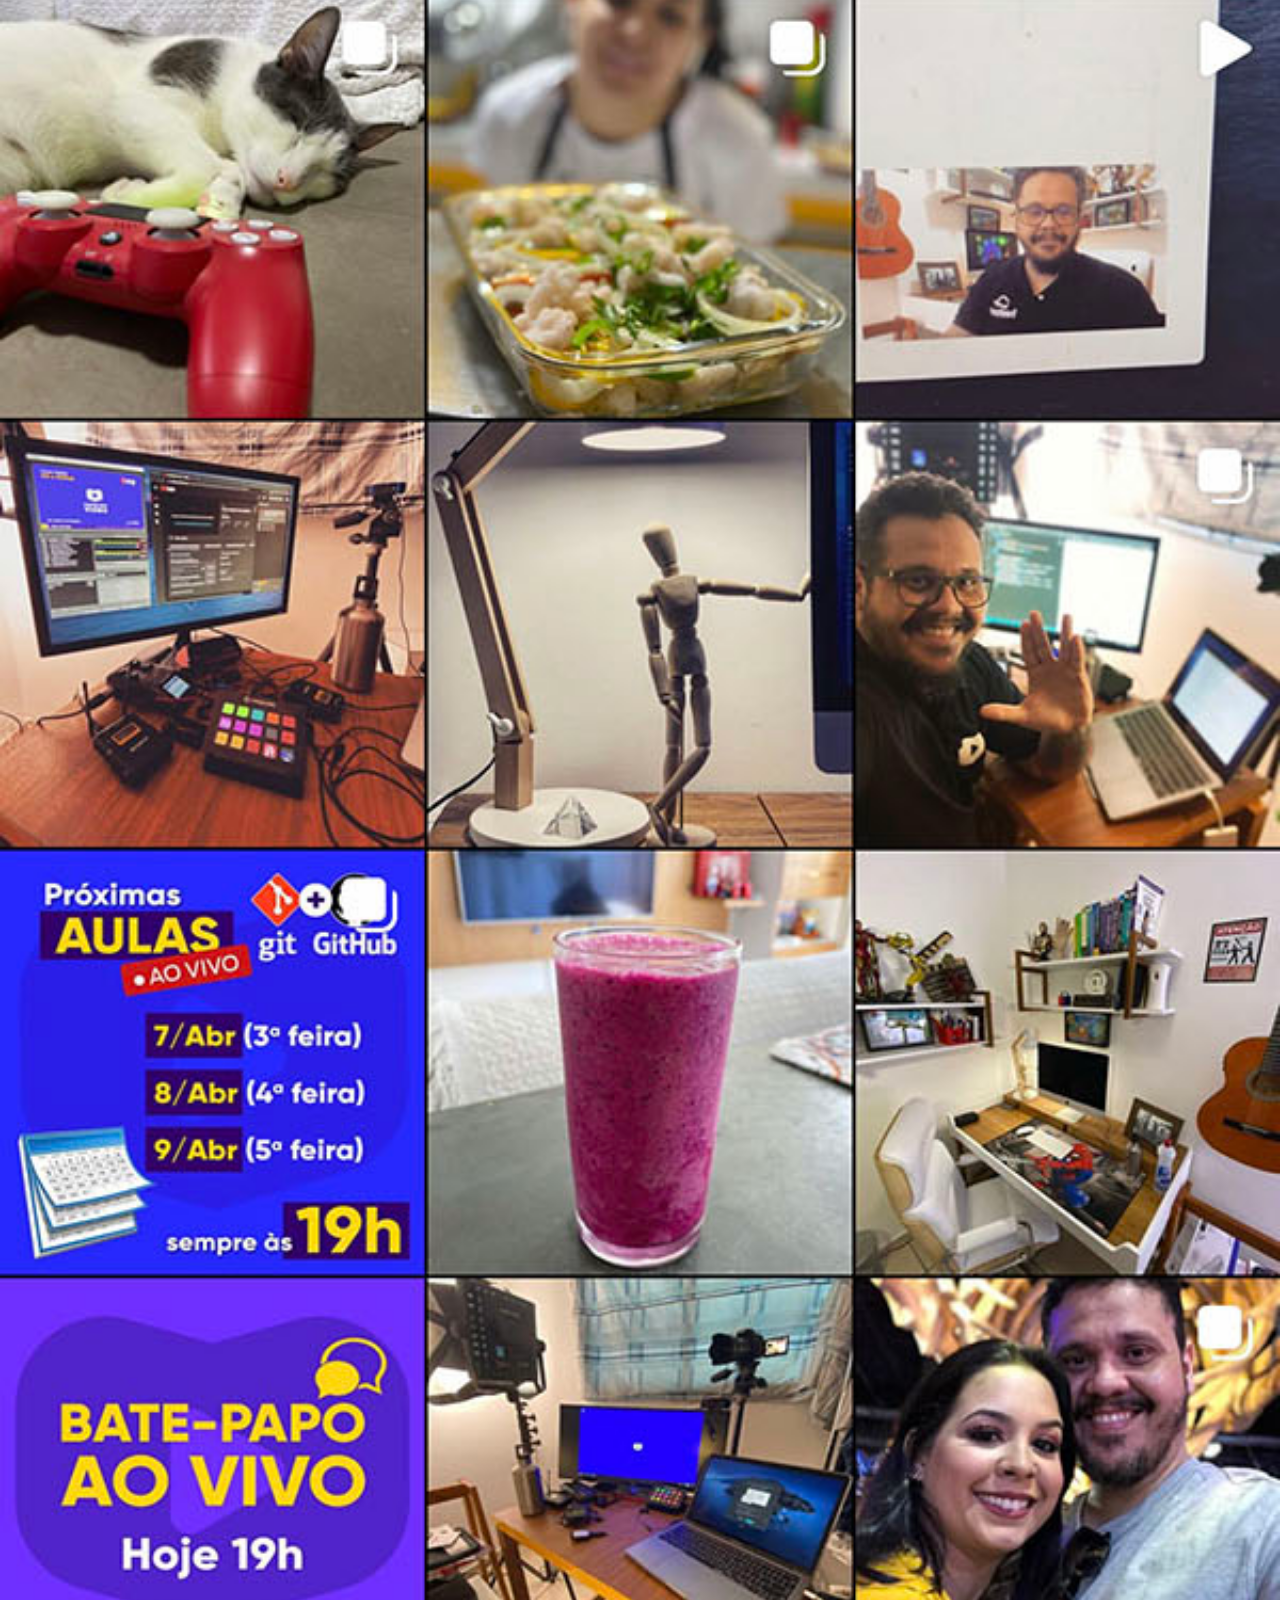
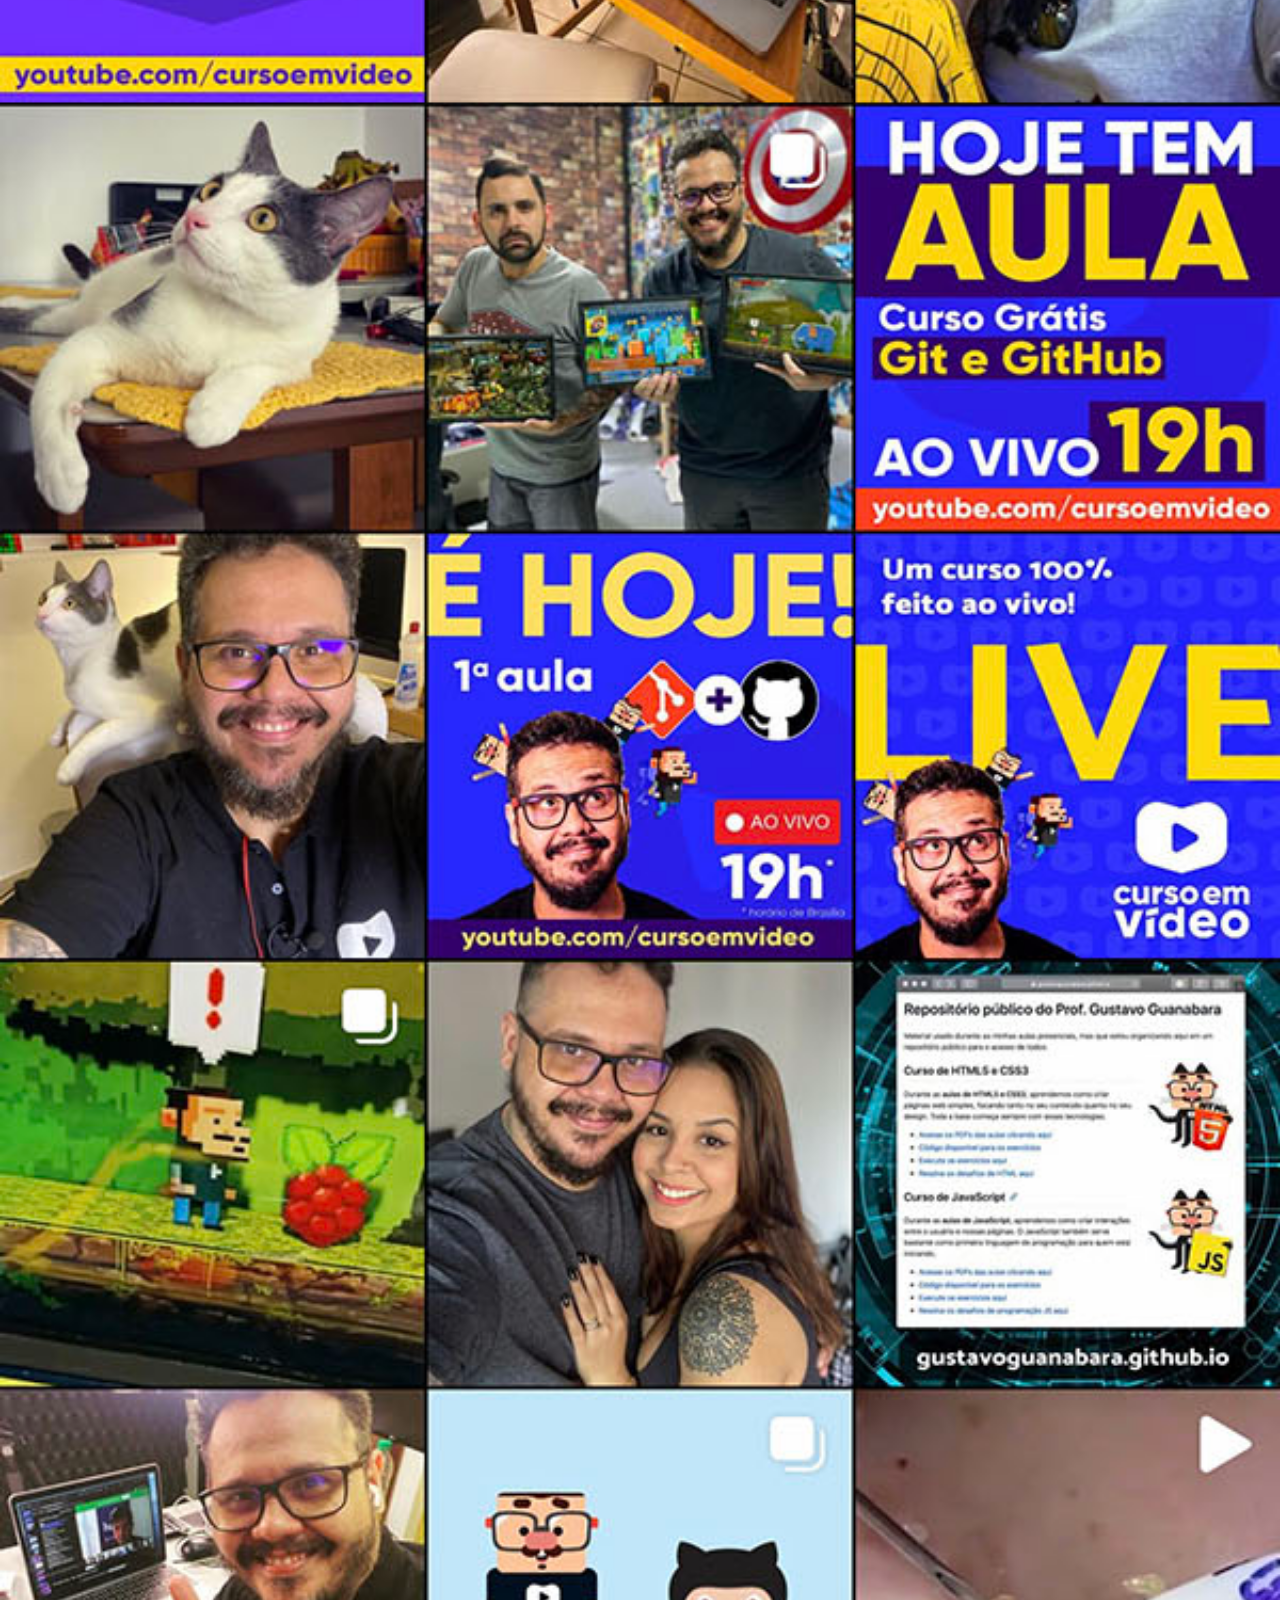
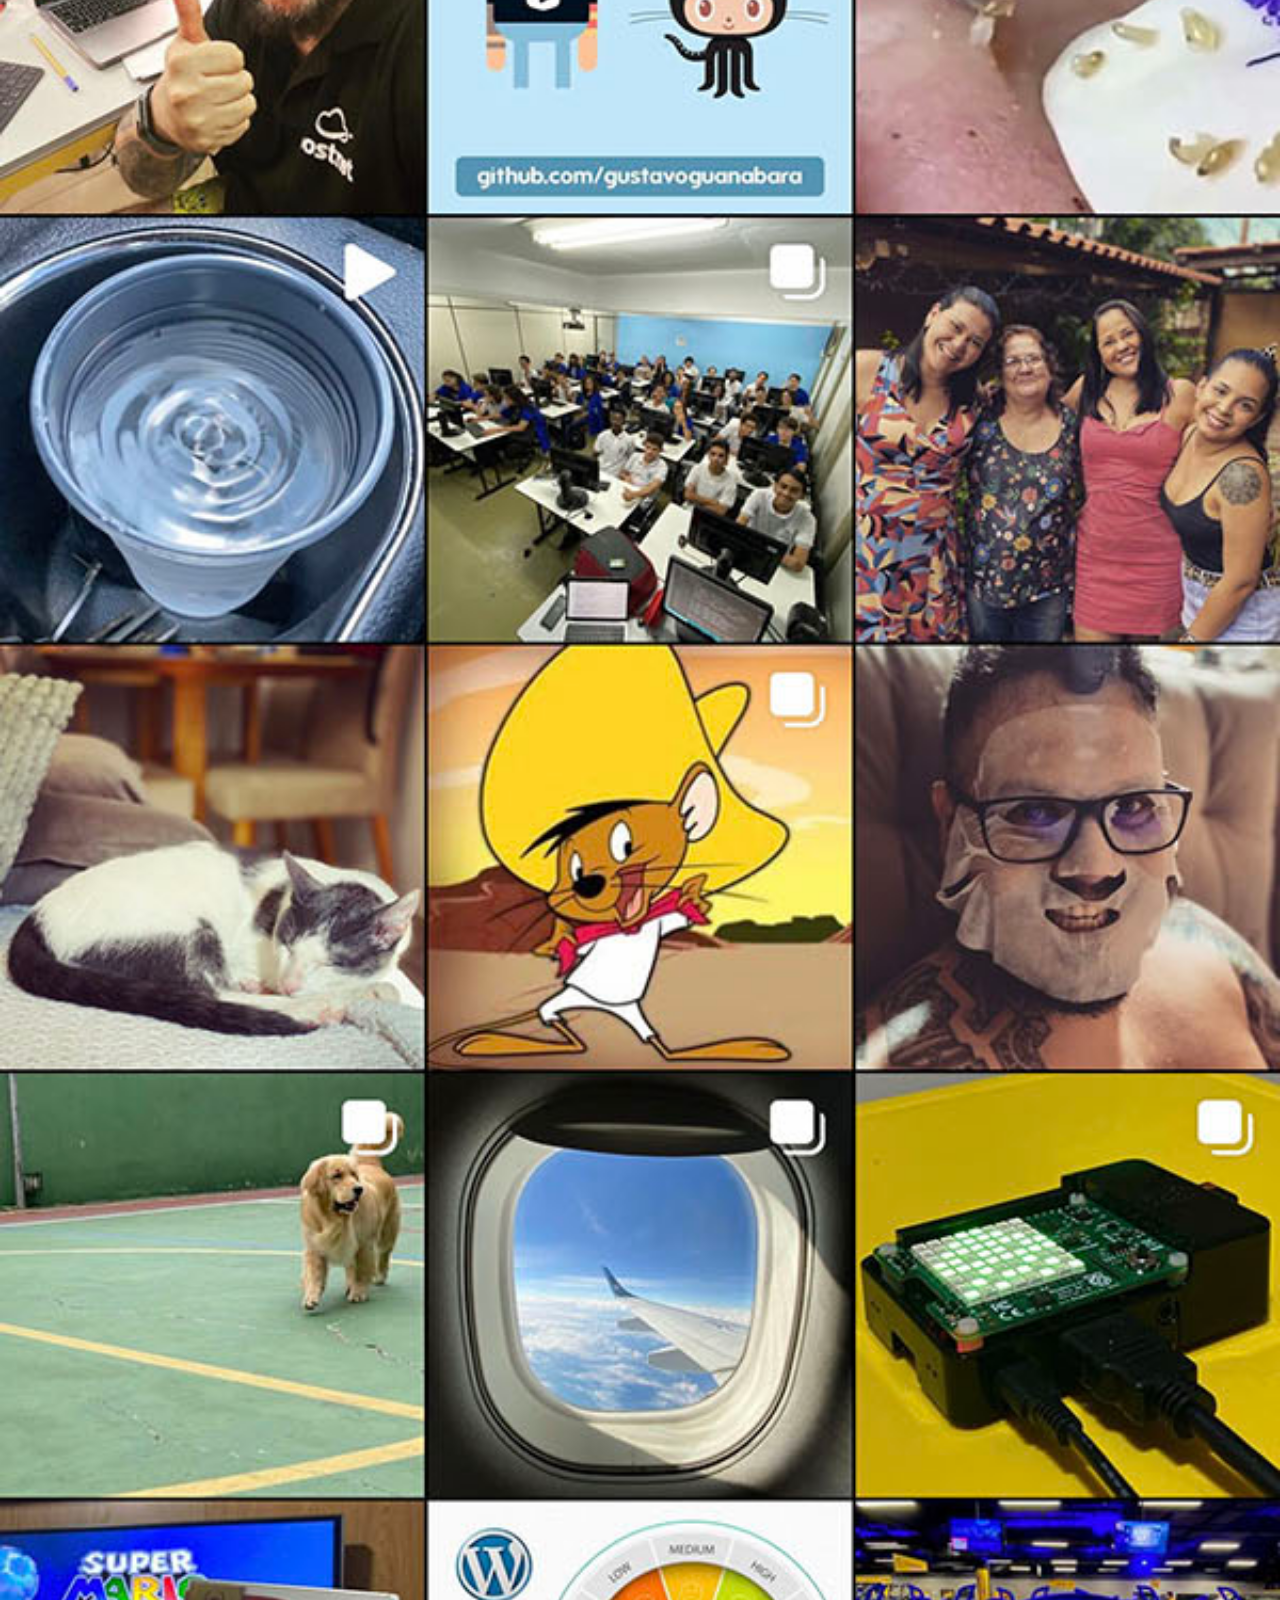
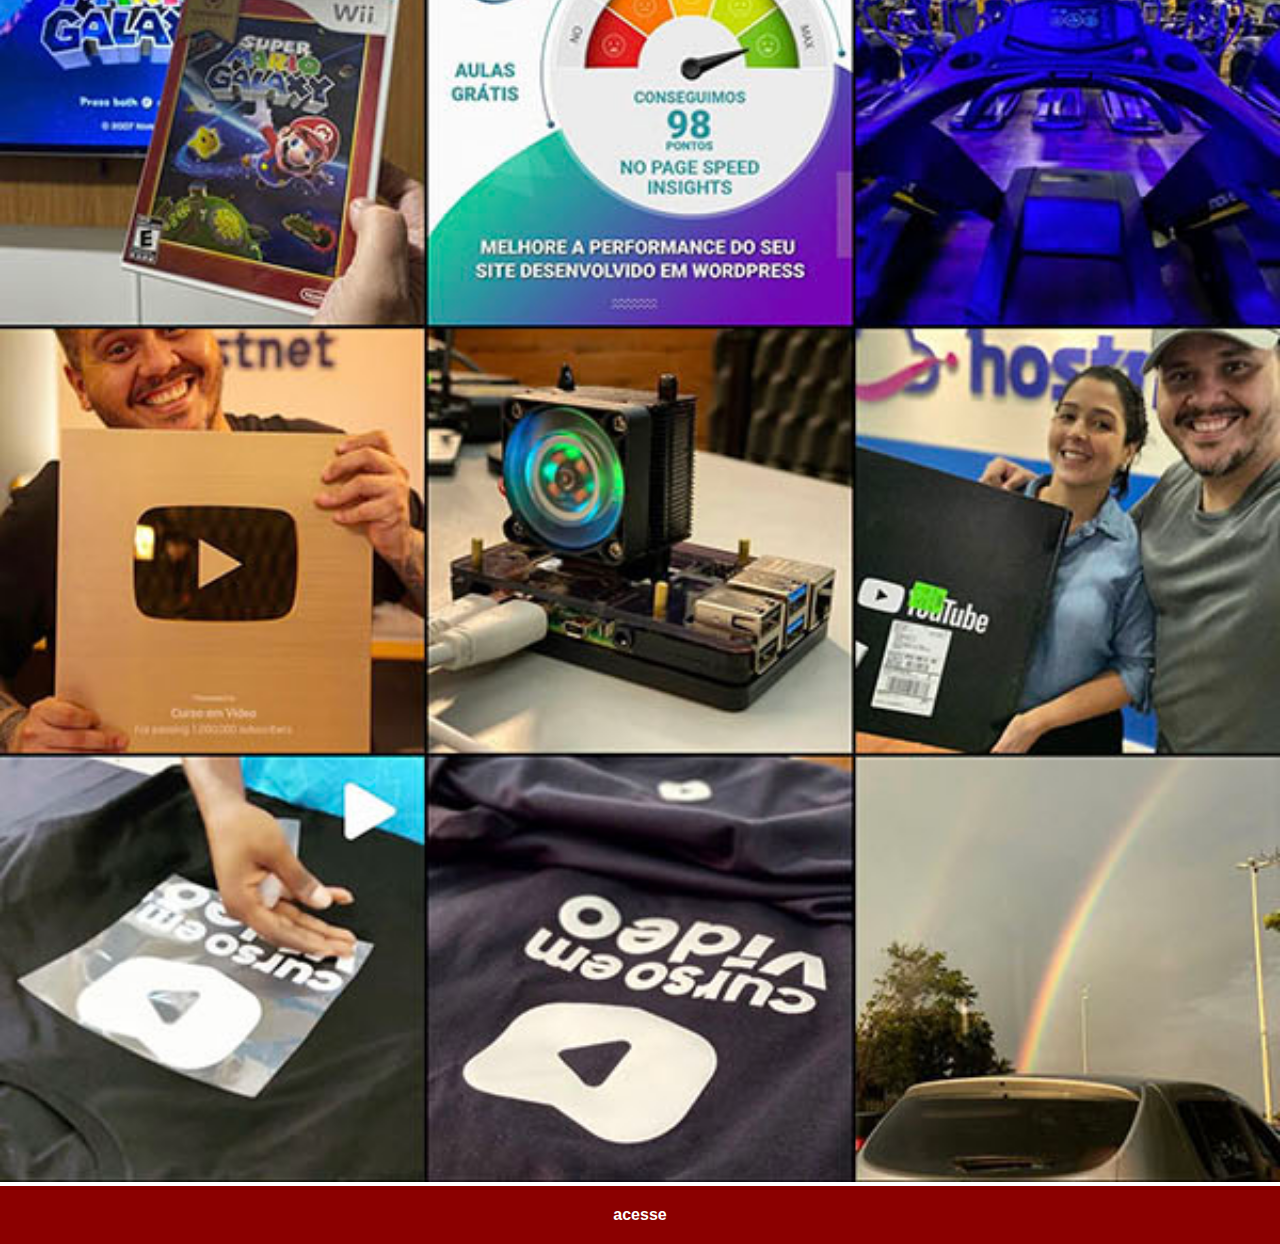
<file: instagram.html>
<!DOCTYPE html>
<html lang="pt-br">
<head>
    <meta charset="UTF-8">
    <meta name="viewport" content="width=device-width, initial-scale=1.0">
    <title>instagram</title>
    <link rel="stylesheet" href="estilos/social.css">
</head>
<body>
    <img src="imagens/tela-instagram.jpg" alt="instagram">
    <a href="https://www.instagram.com/gustavoguanabara/#" target="_blank" >acesse</a>
    
</body>
</html>
</file>
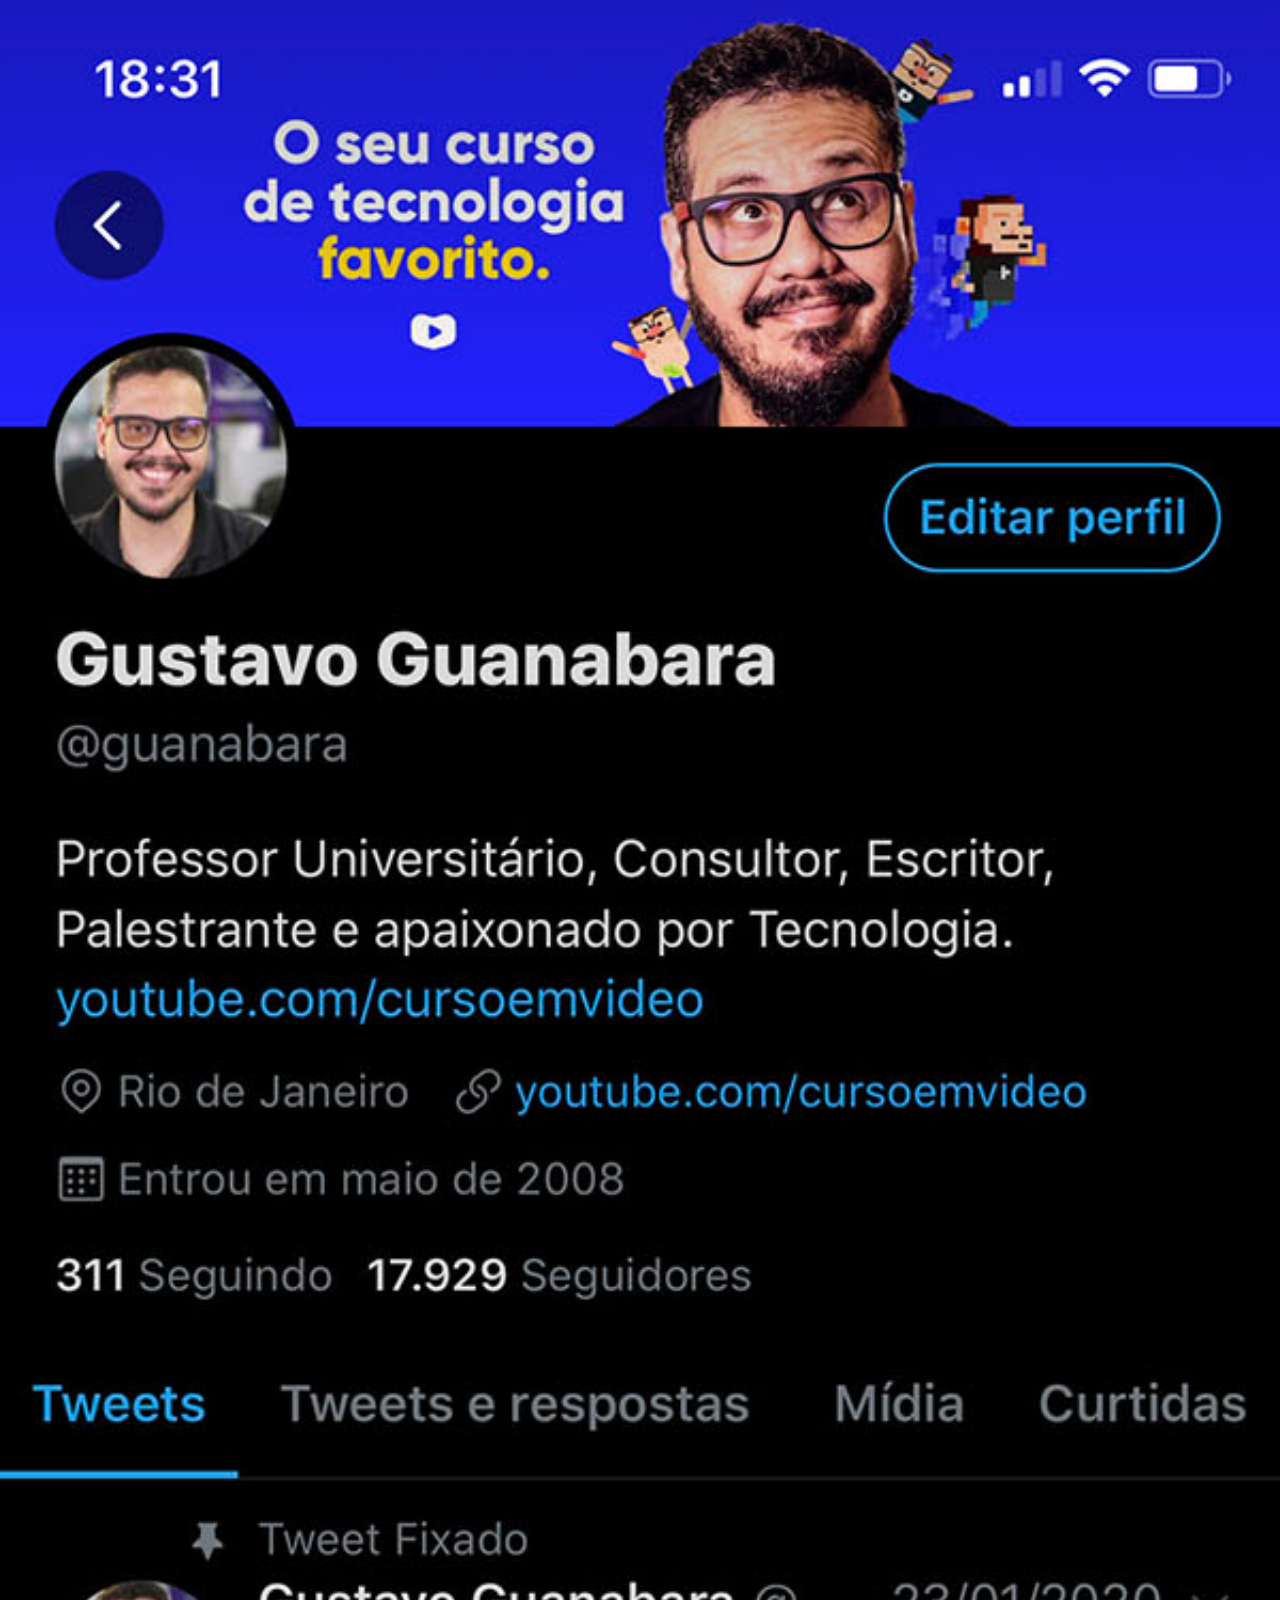
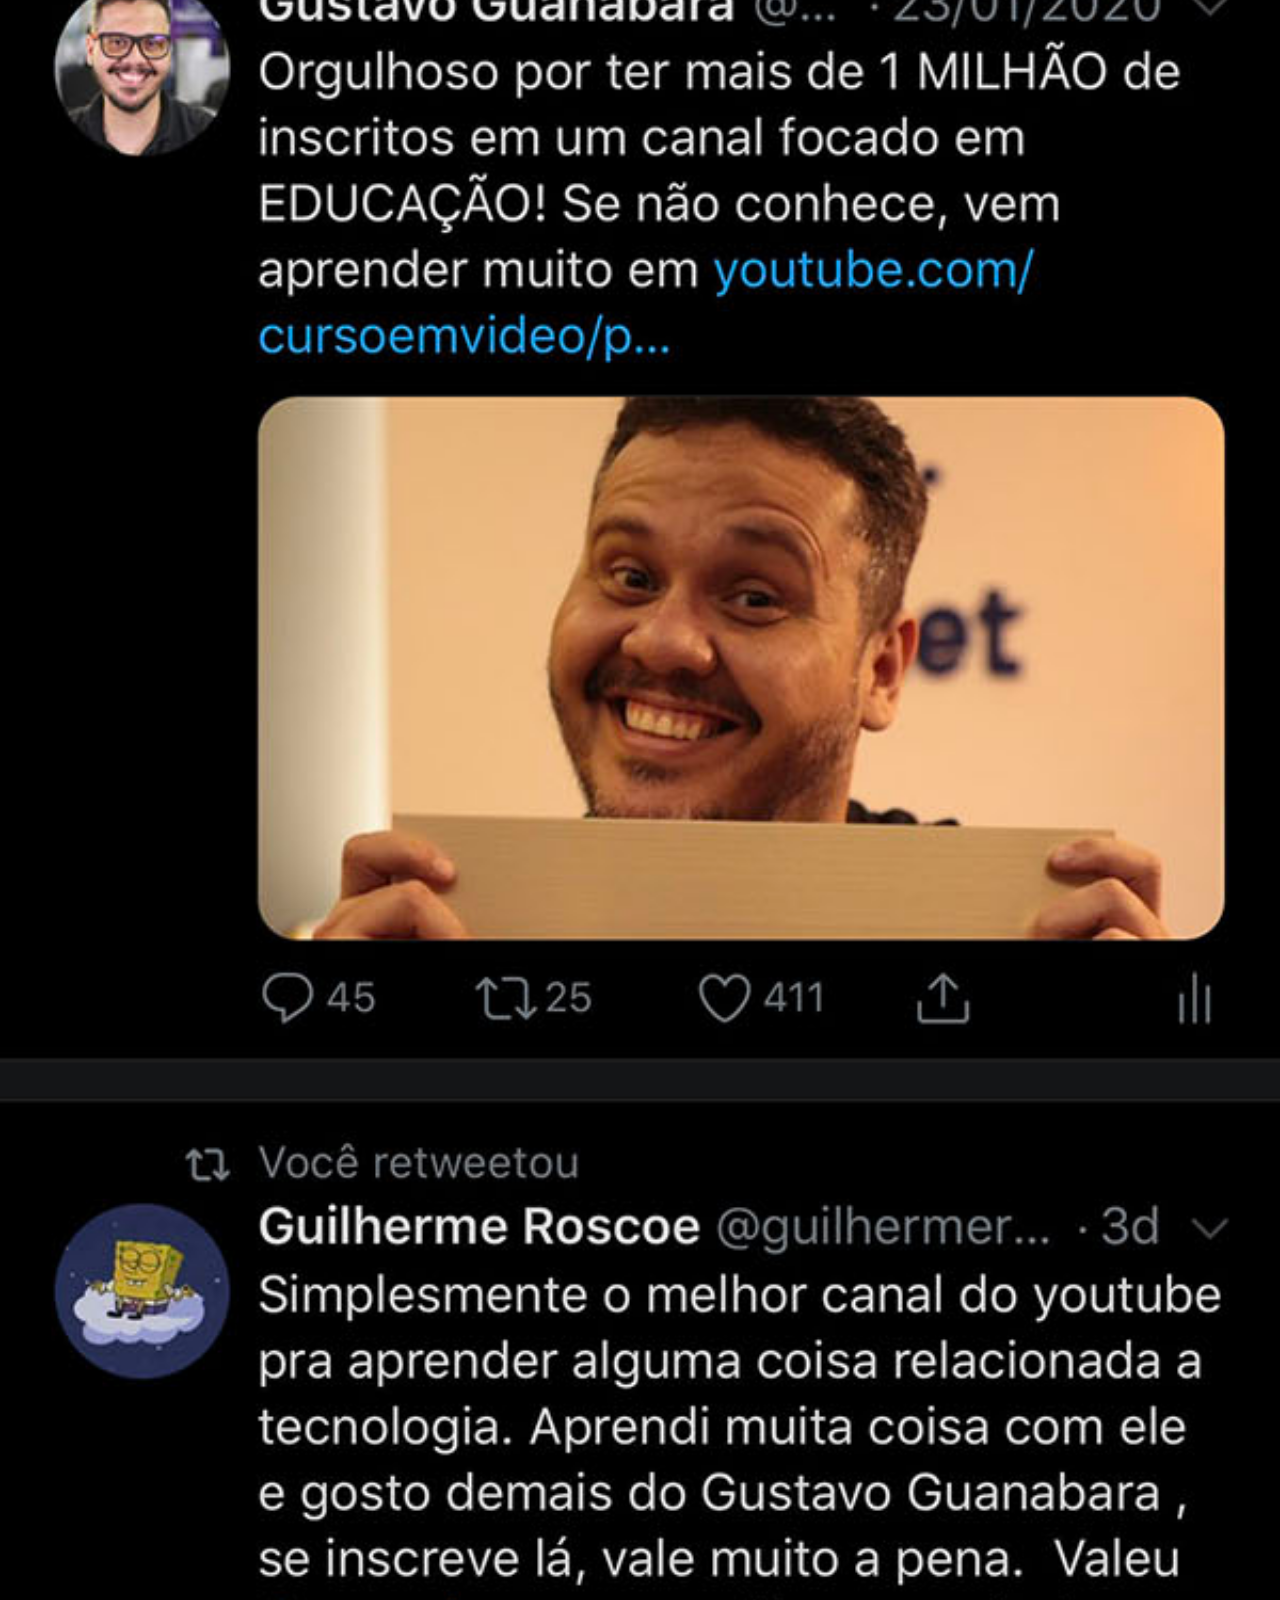
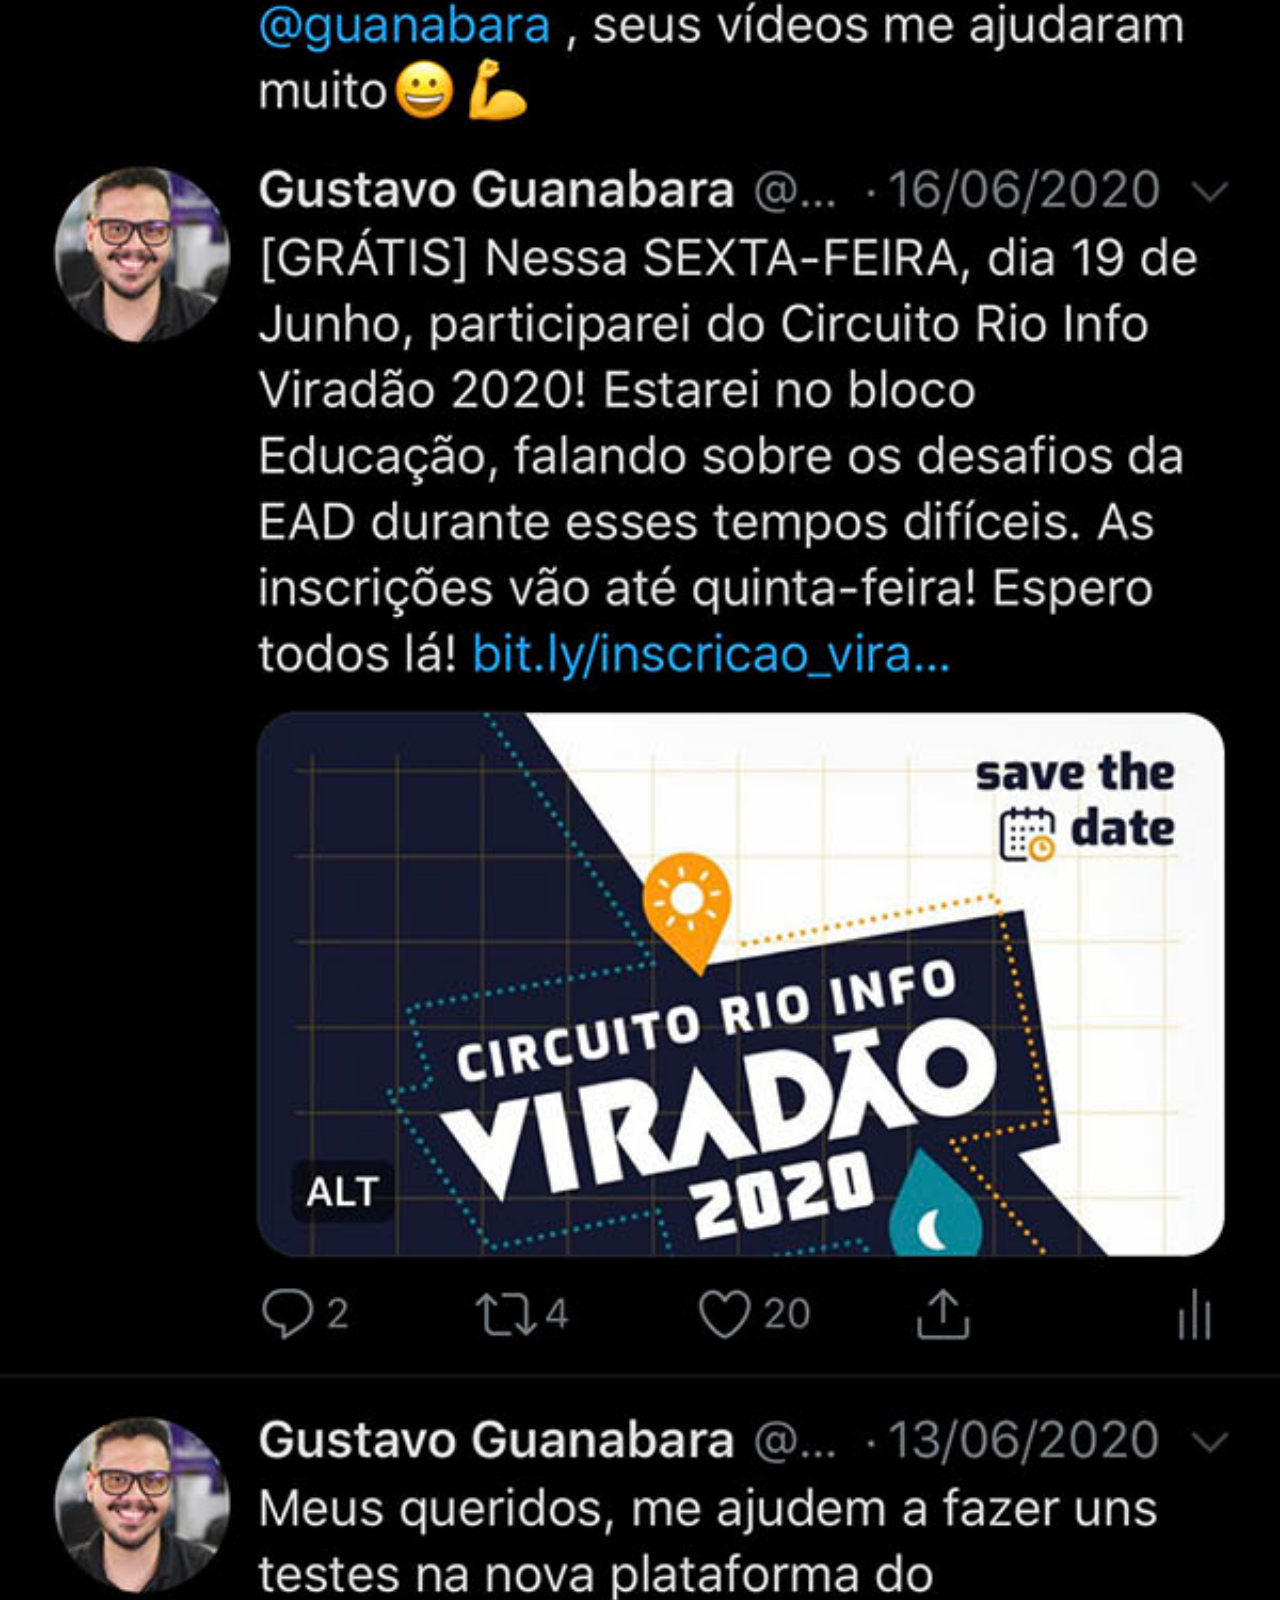
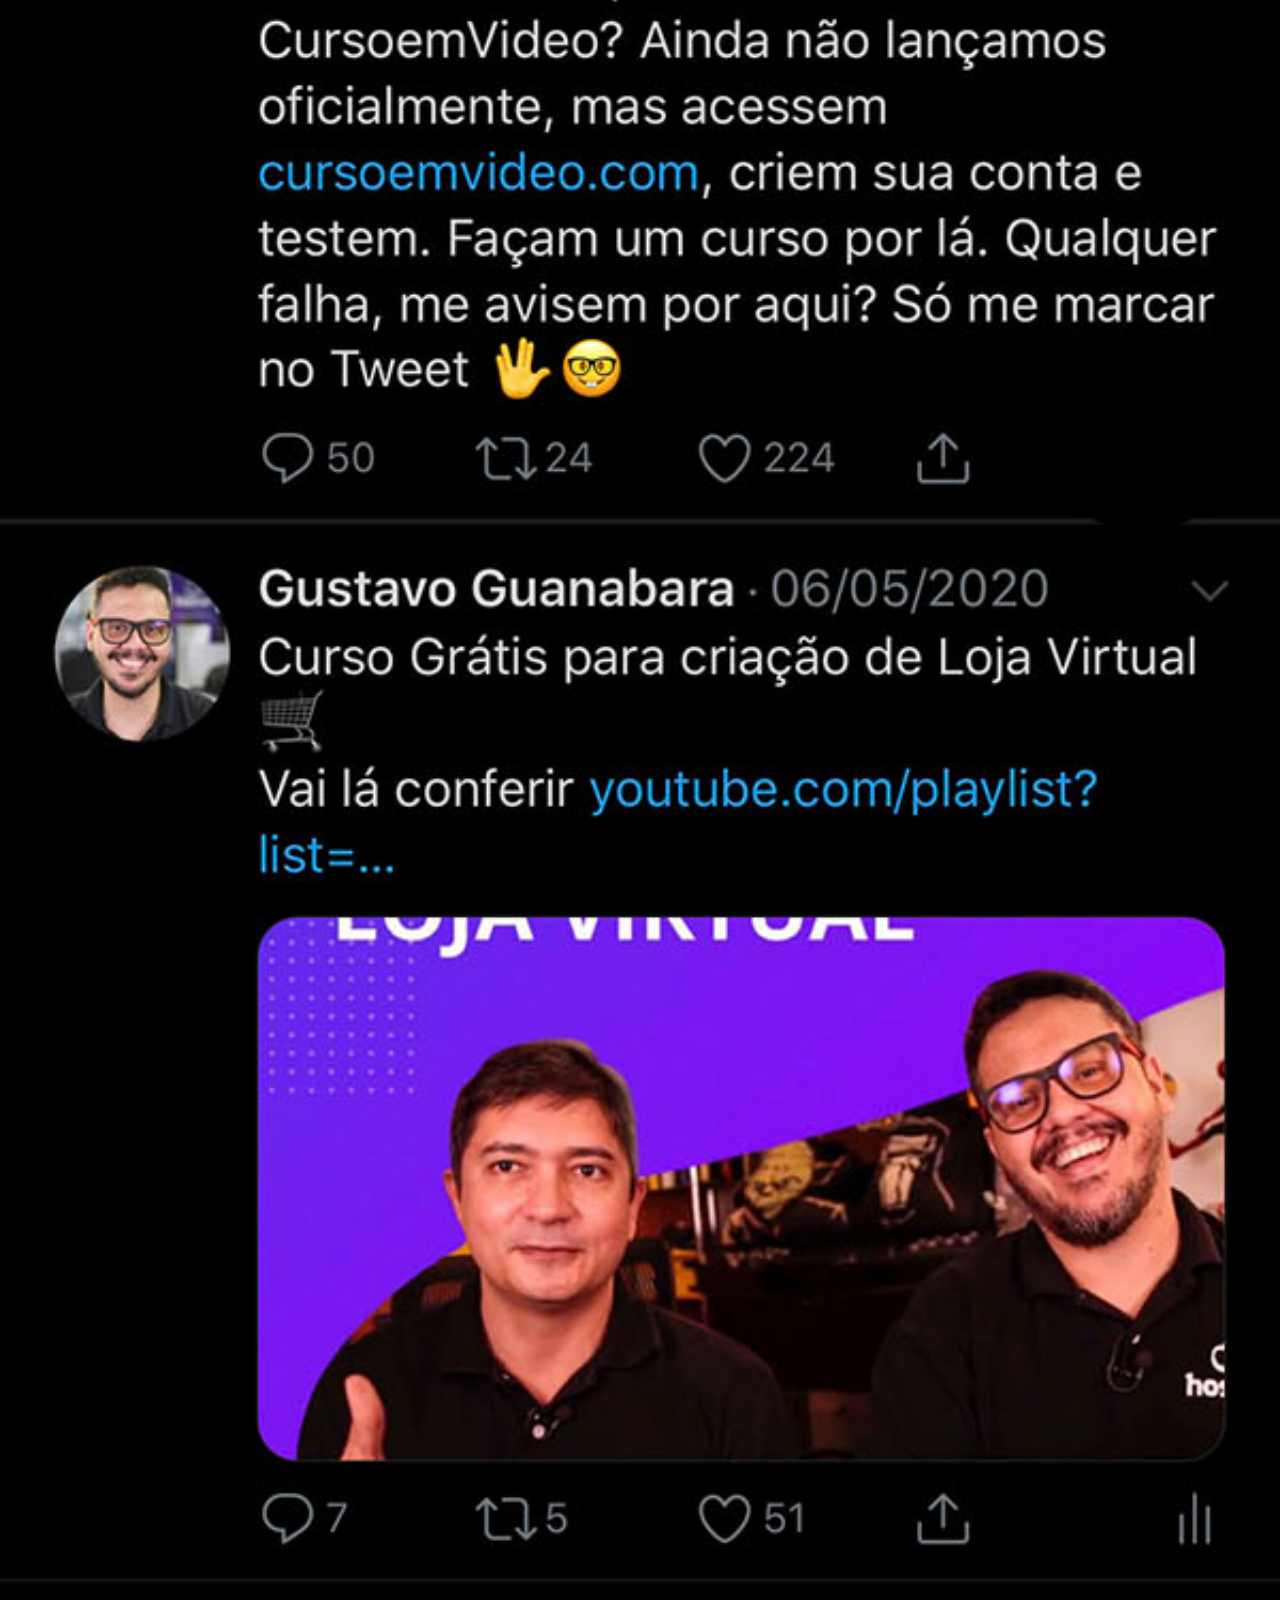
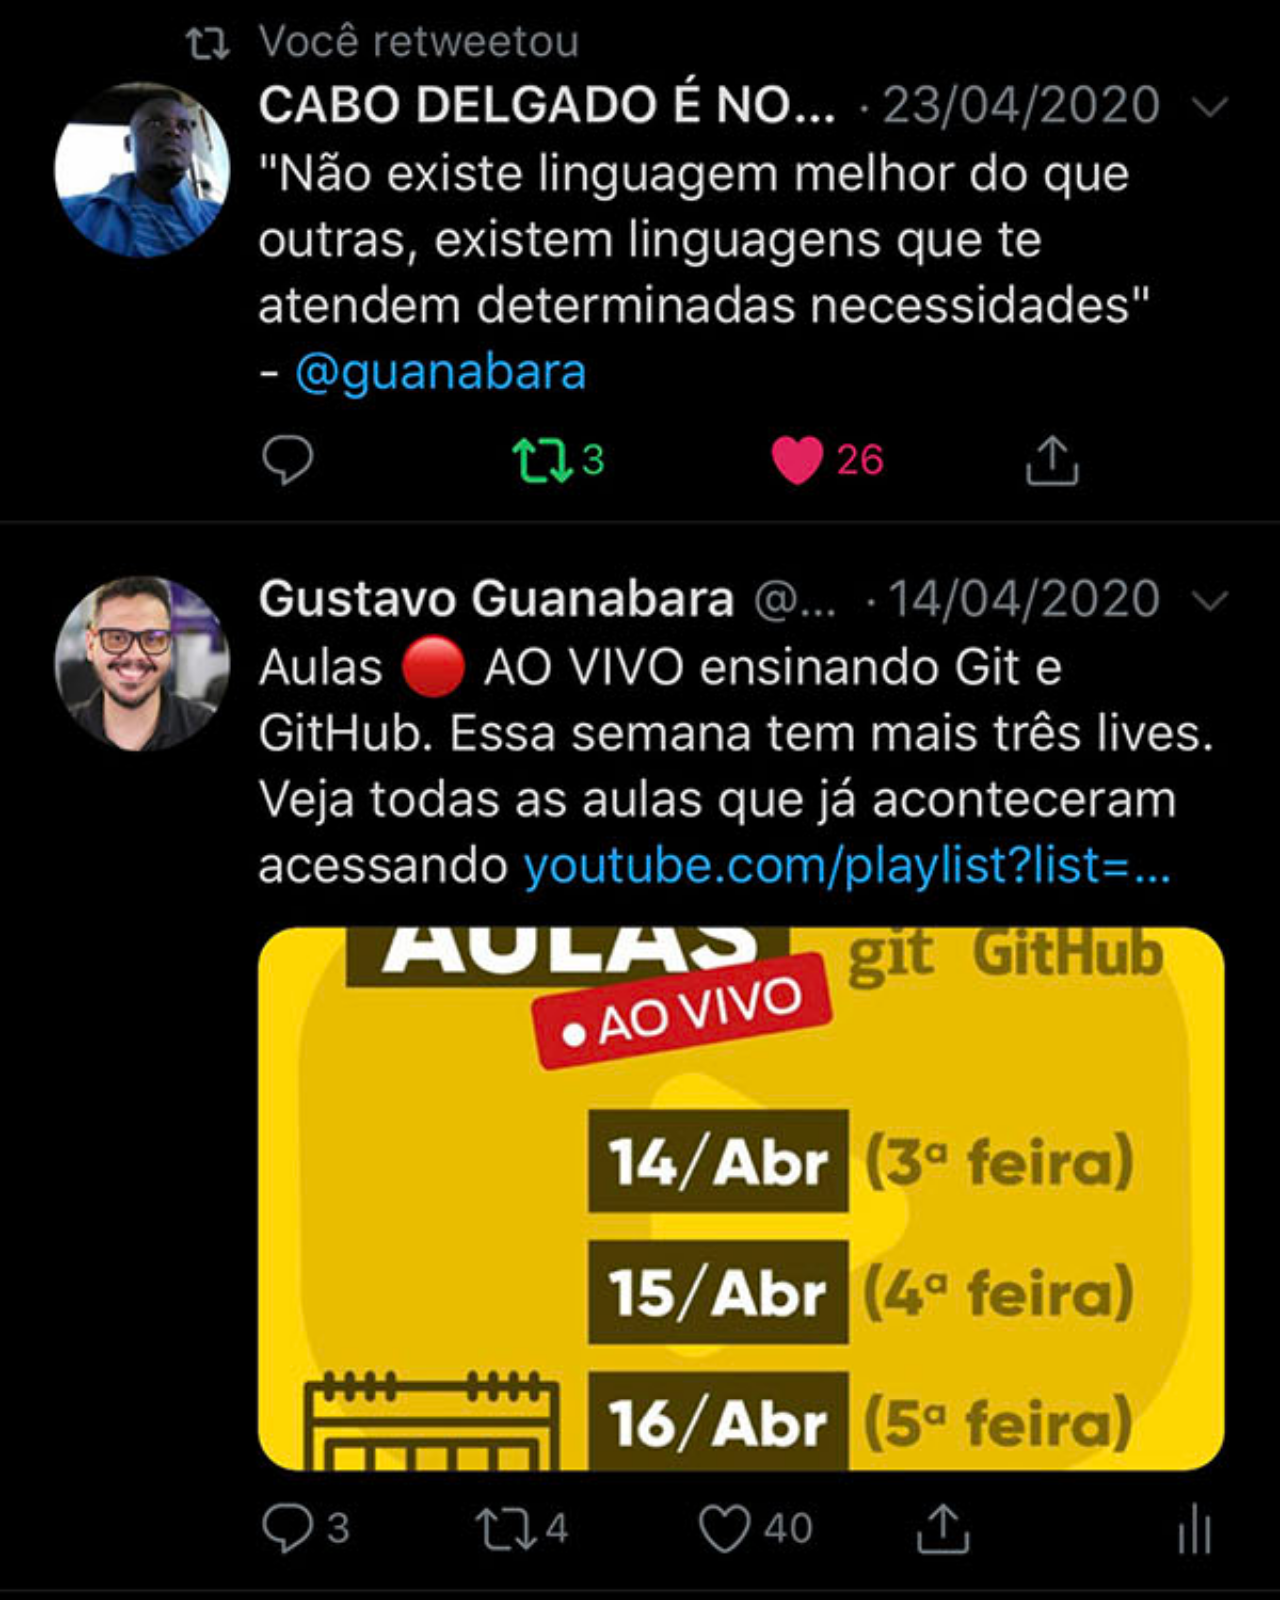
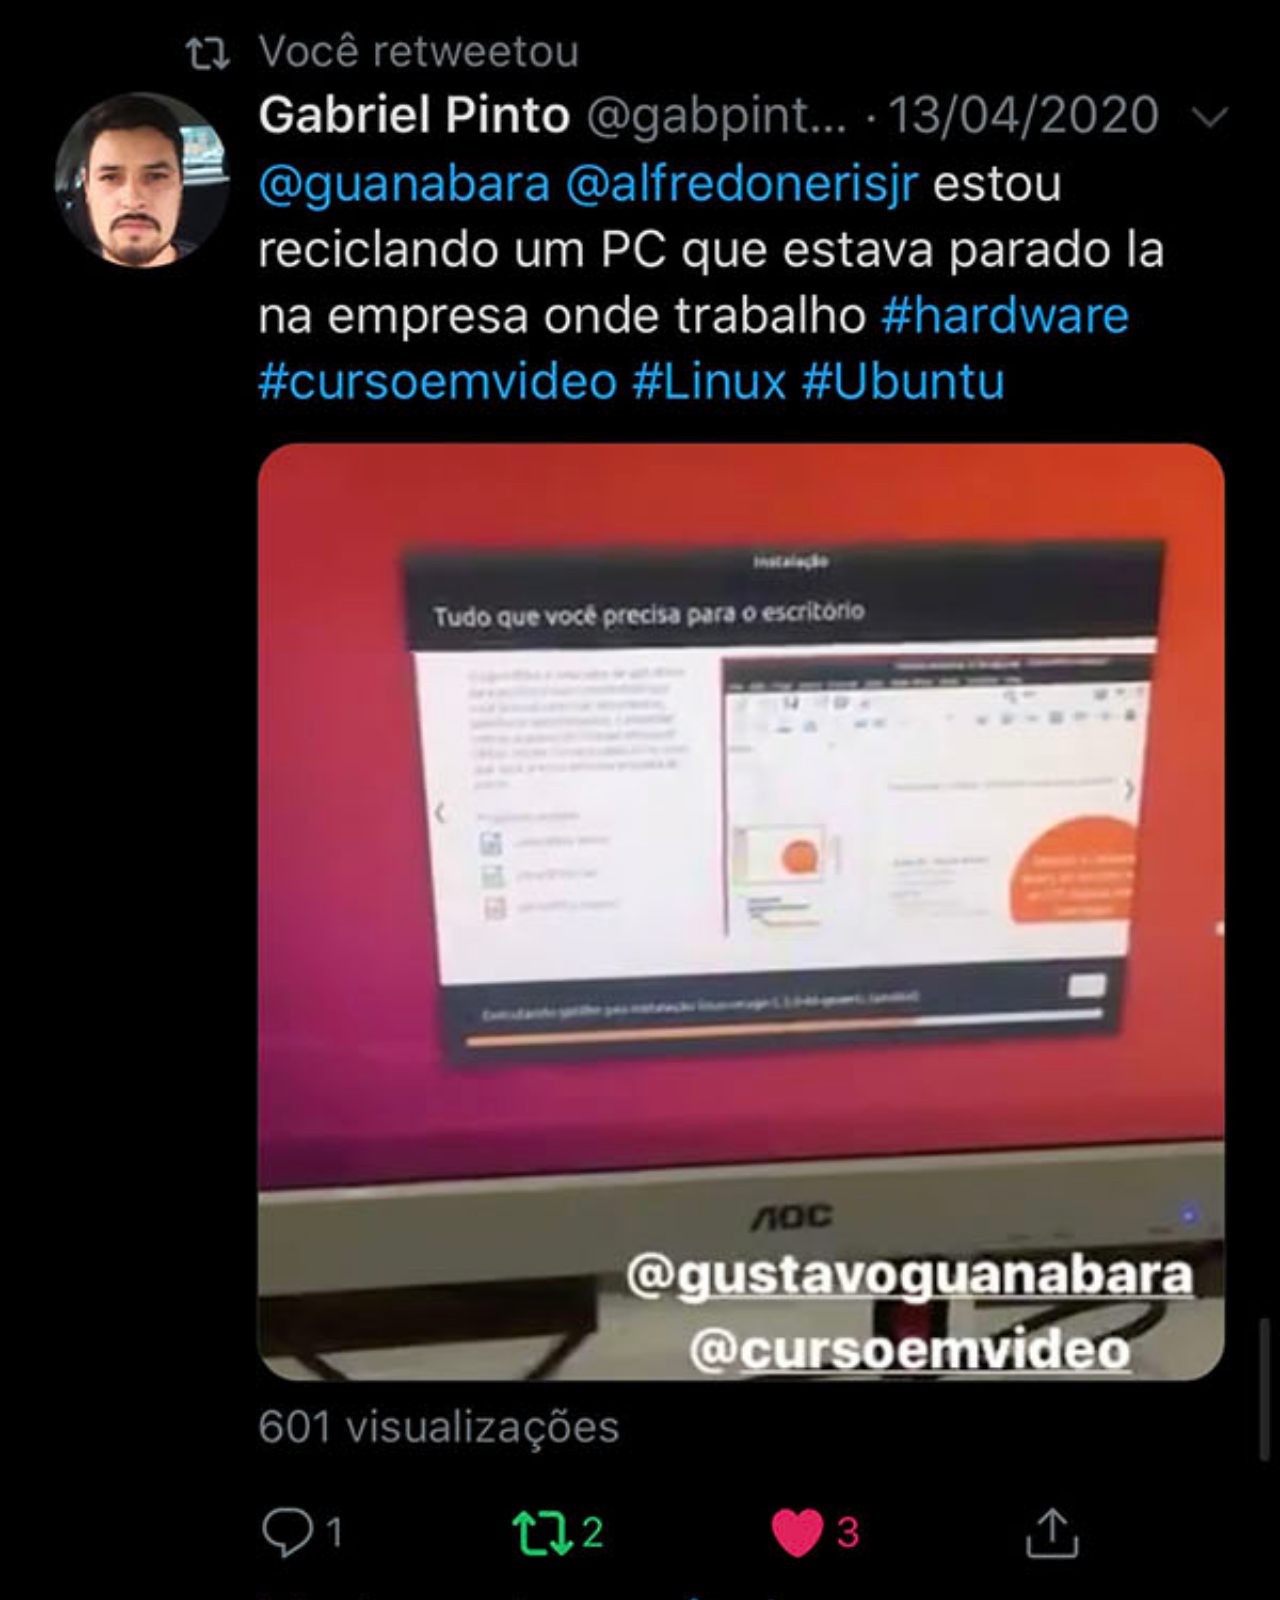
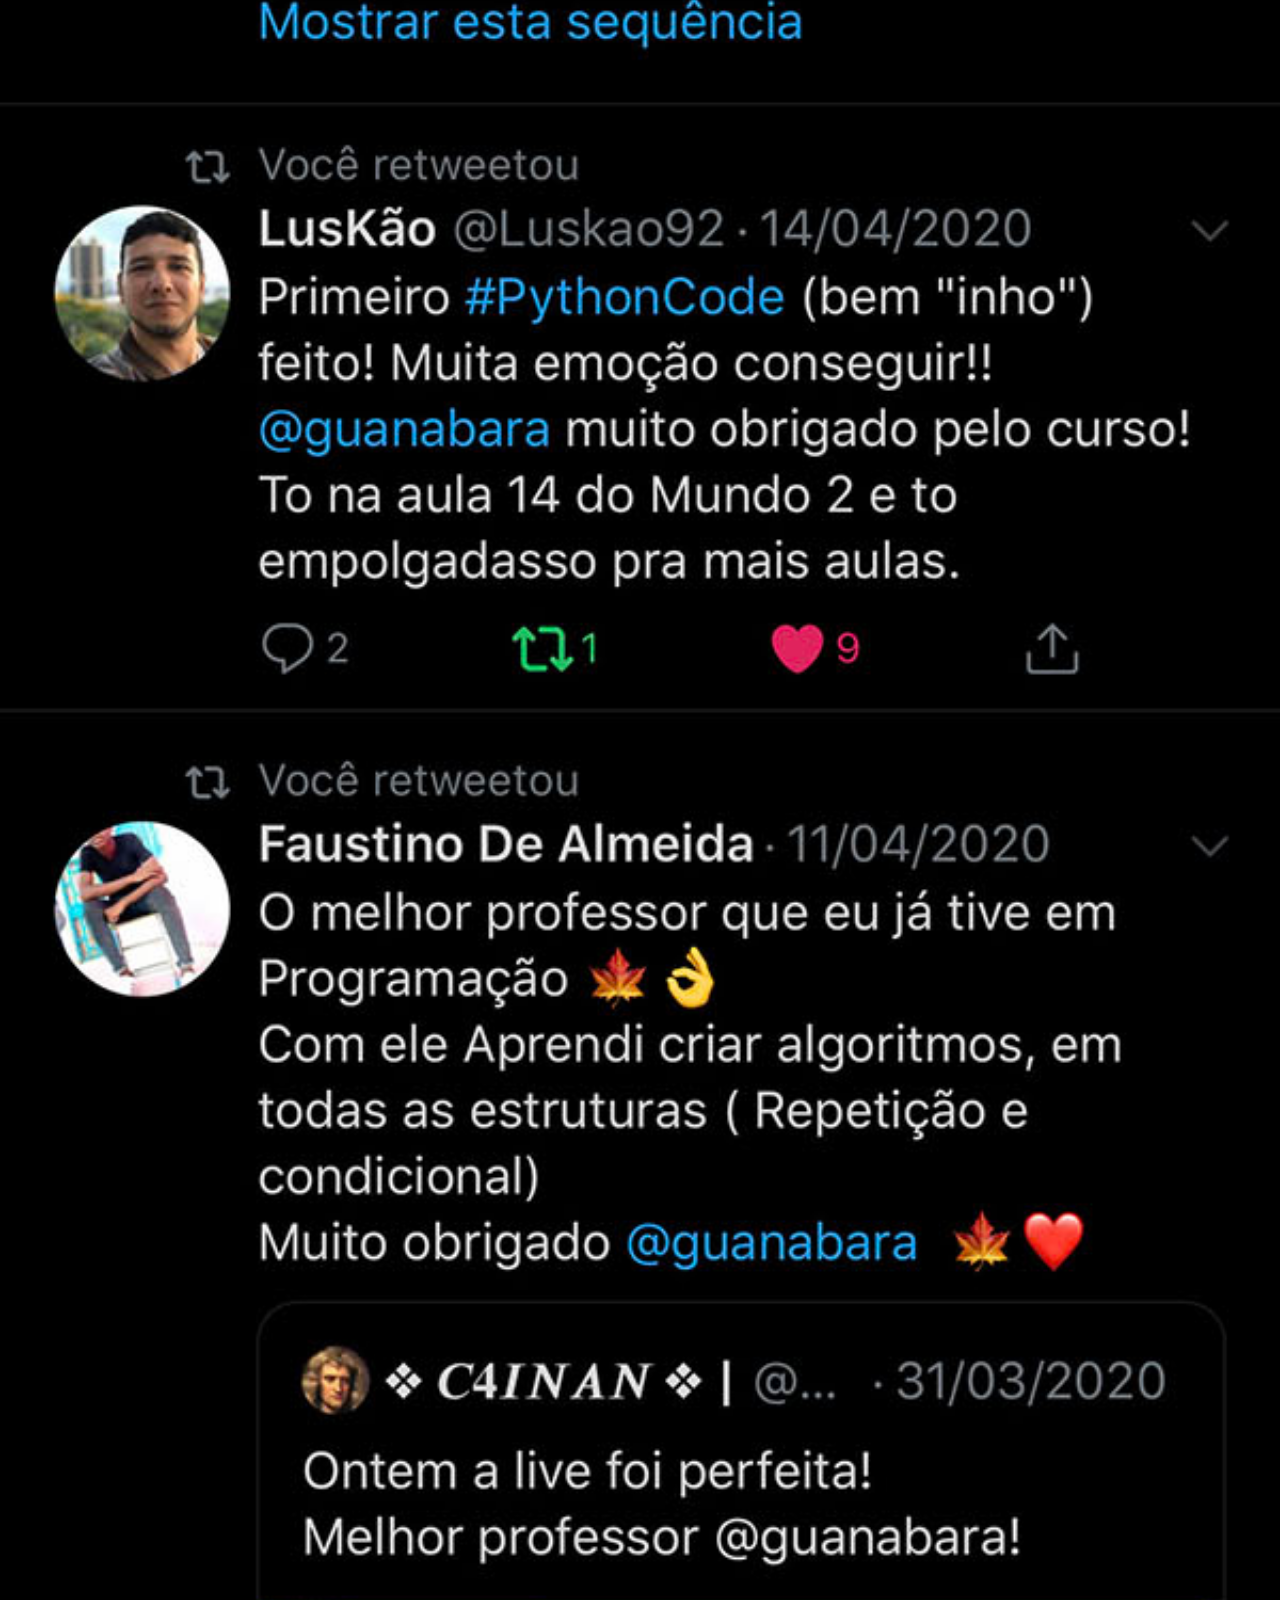
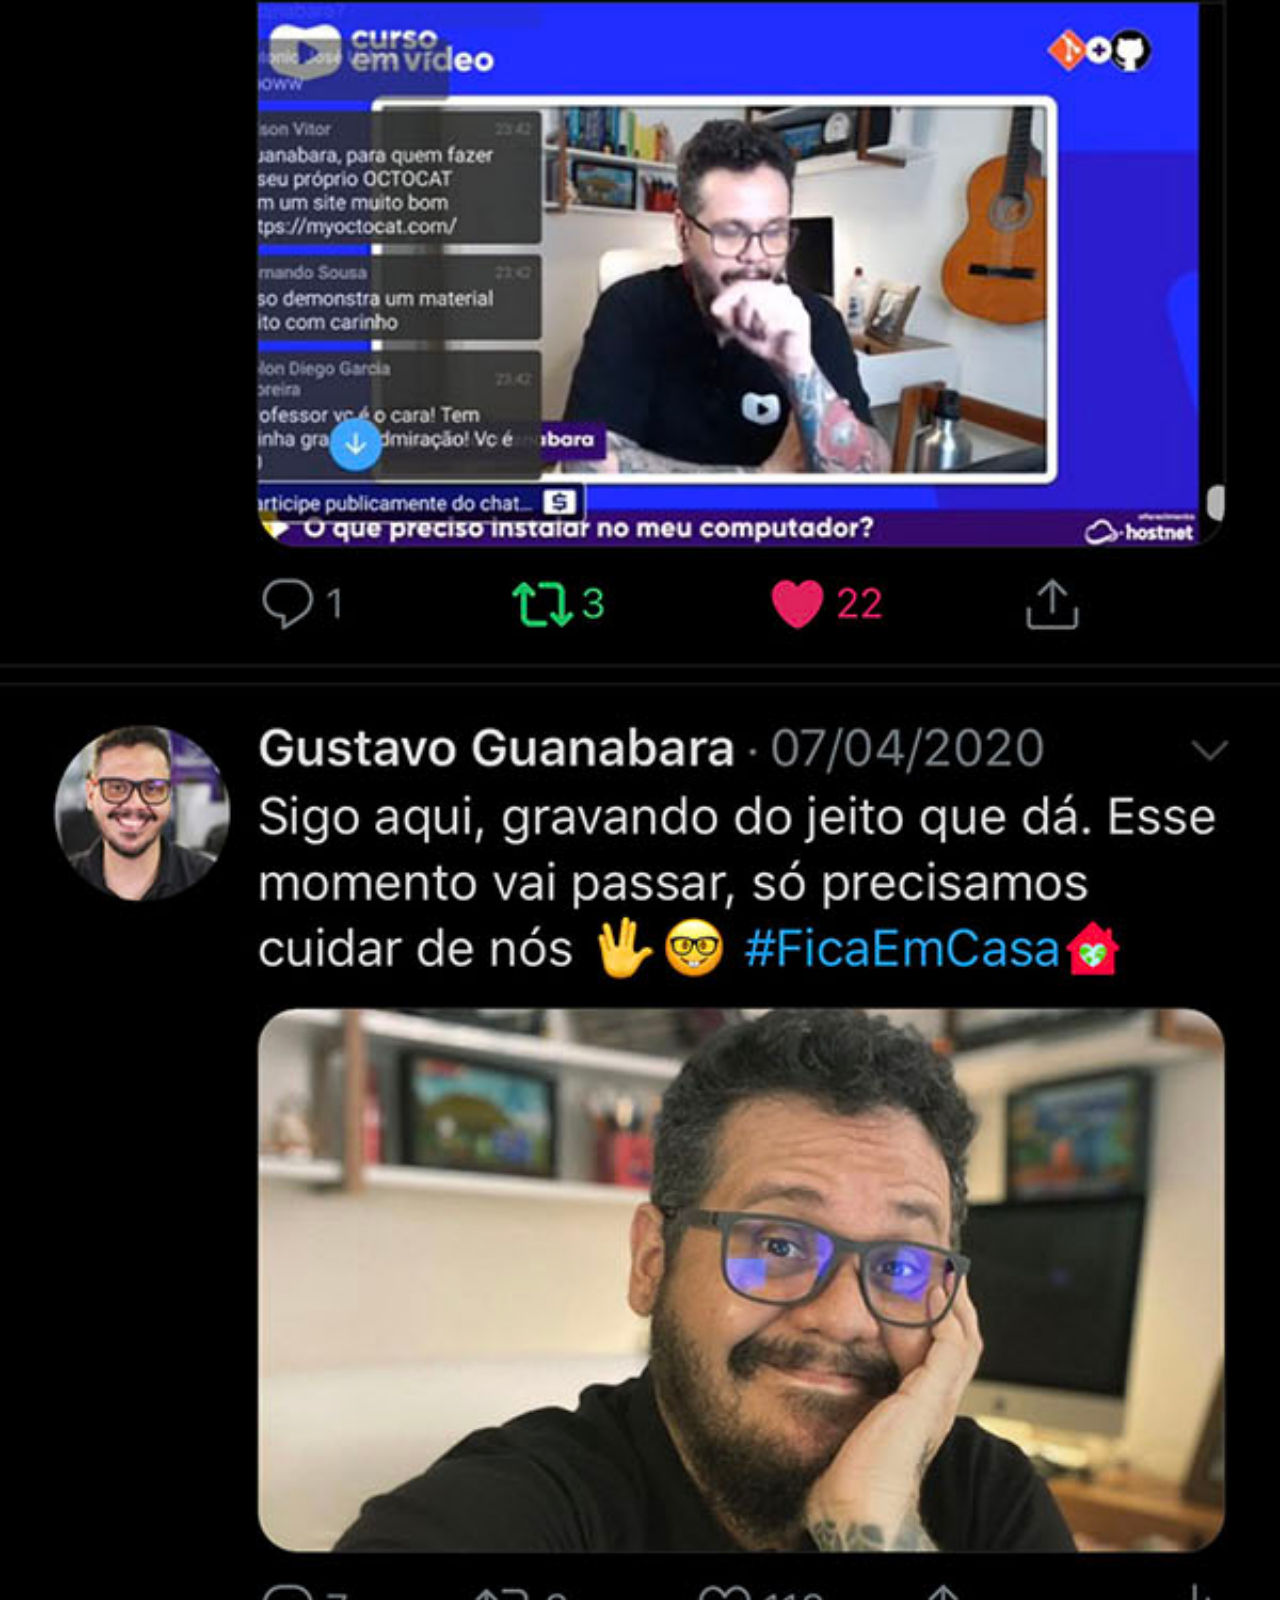
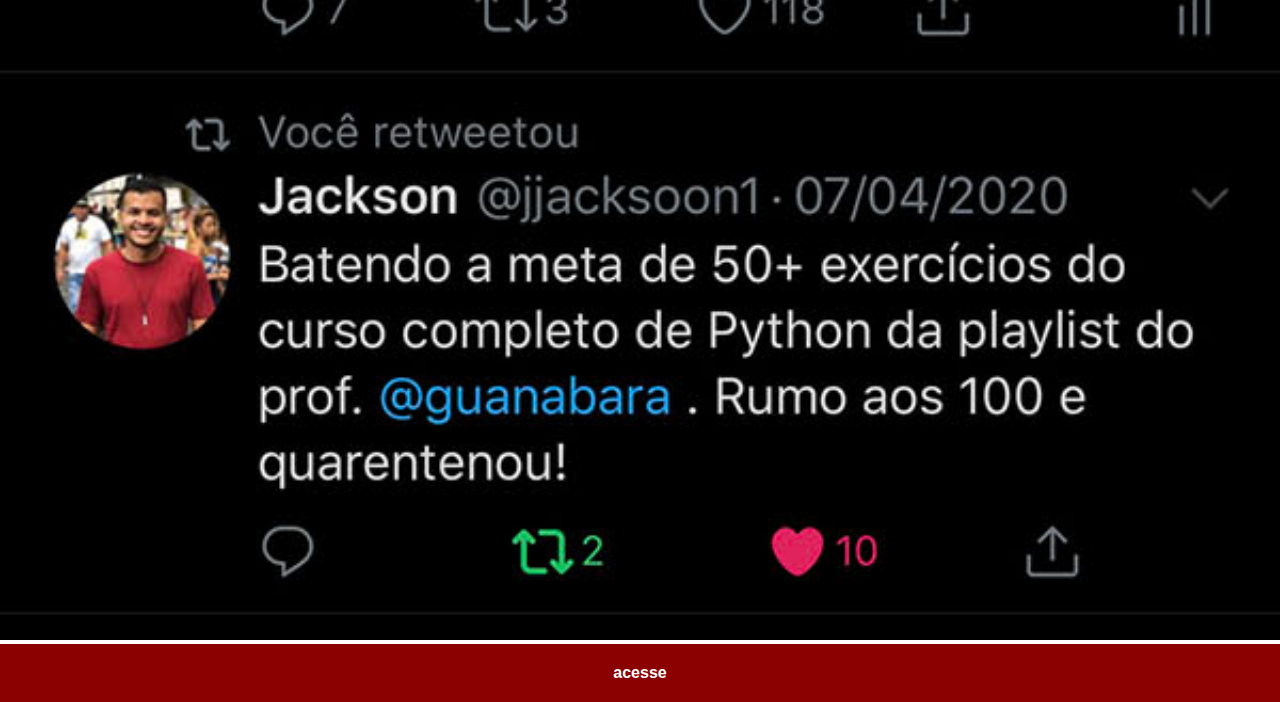
<file: twitter.html>
<!DOCTYPE html>
<html lang="pt-br">
<head>
    <meta charset="UTF-8">
    <meta name="viewport" content="width=device-width, initial-scale=1.0">
    <title>Twitter</title>
    <link rel="stylesheet" href="estilos/social.css">
</head>
<body>
    <img src="imagens/tela-twitter.jpg" alt="twitter">
    <a href="https://x.com/guanabara" target="_blank">acesse</a>
    
</body>
</html>
</file>
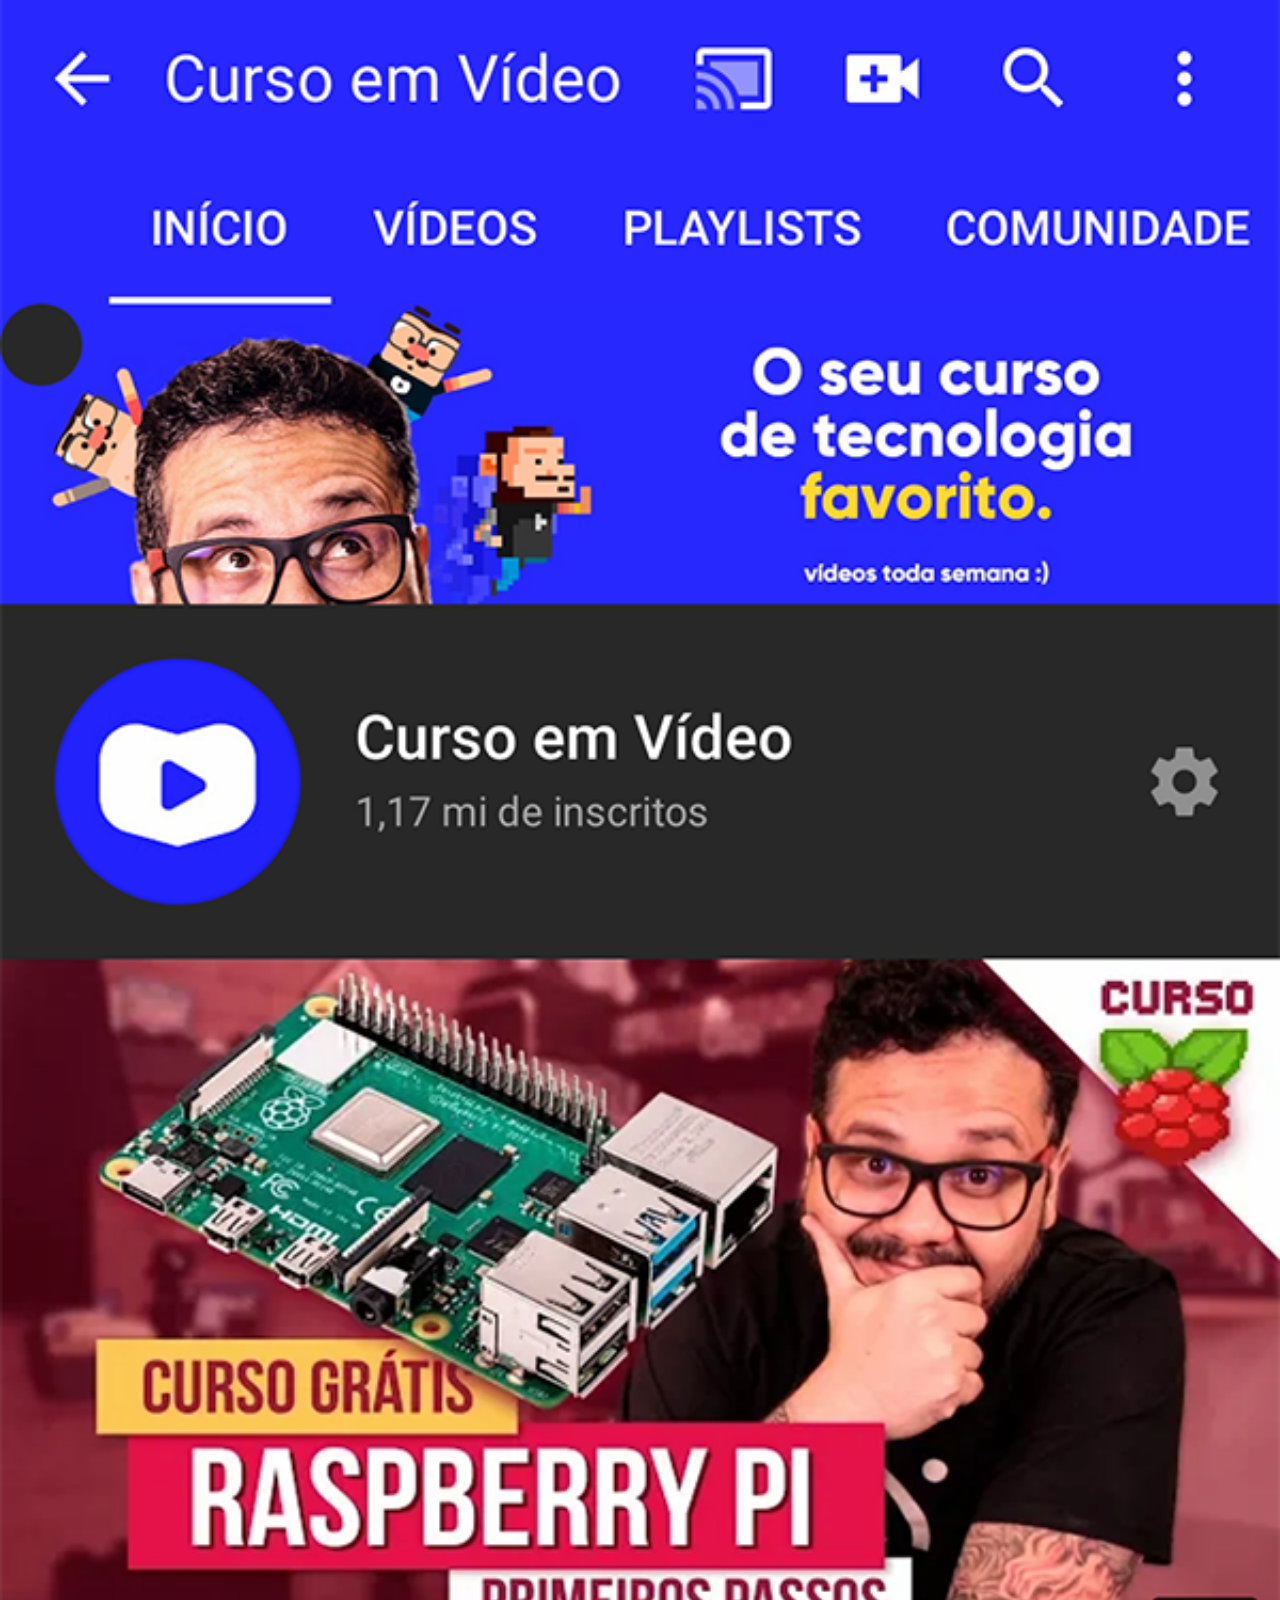
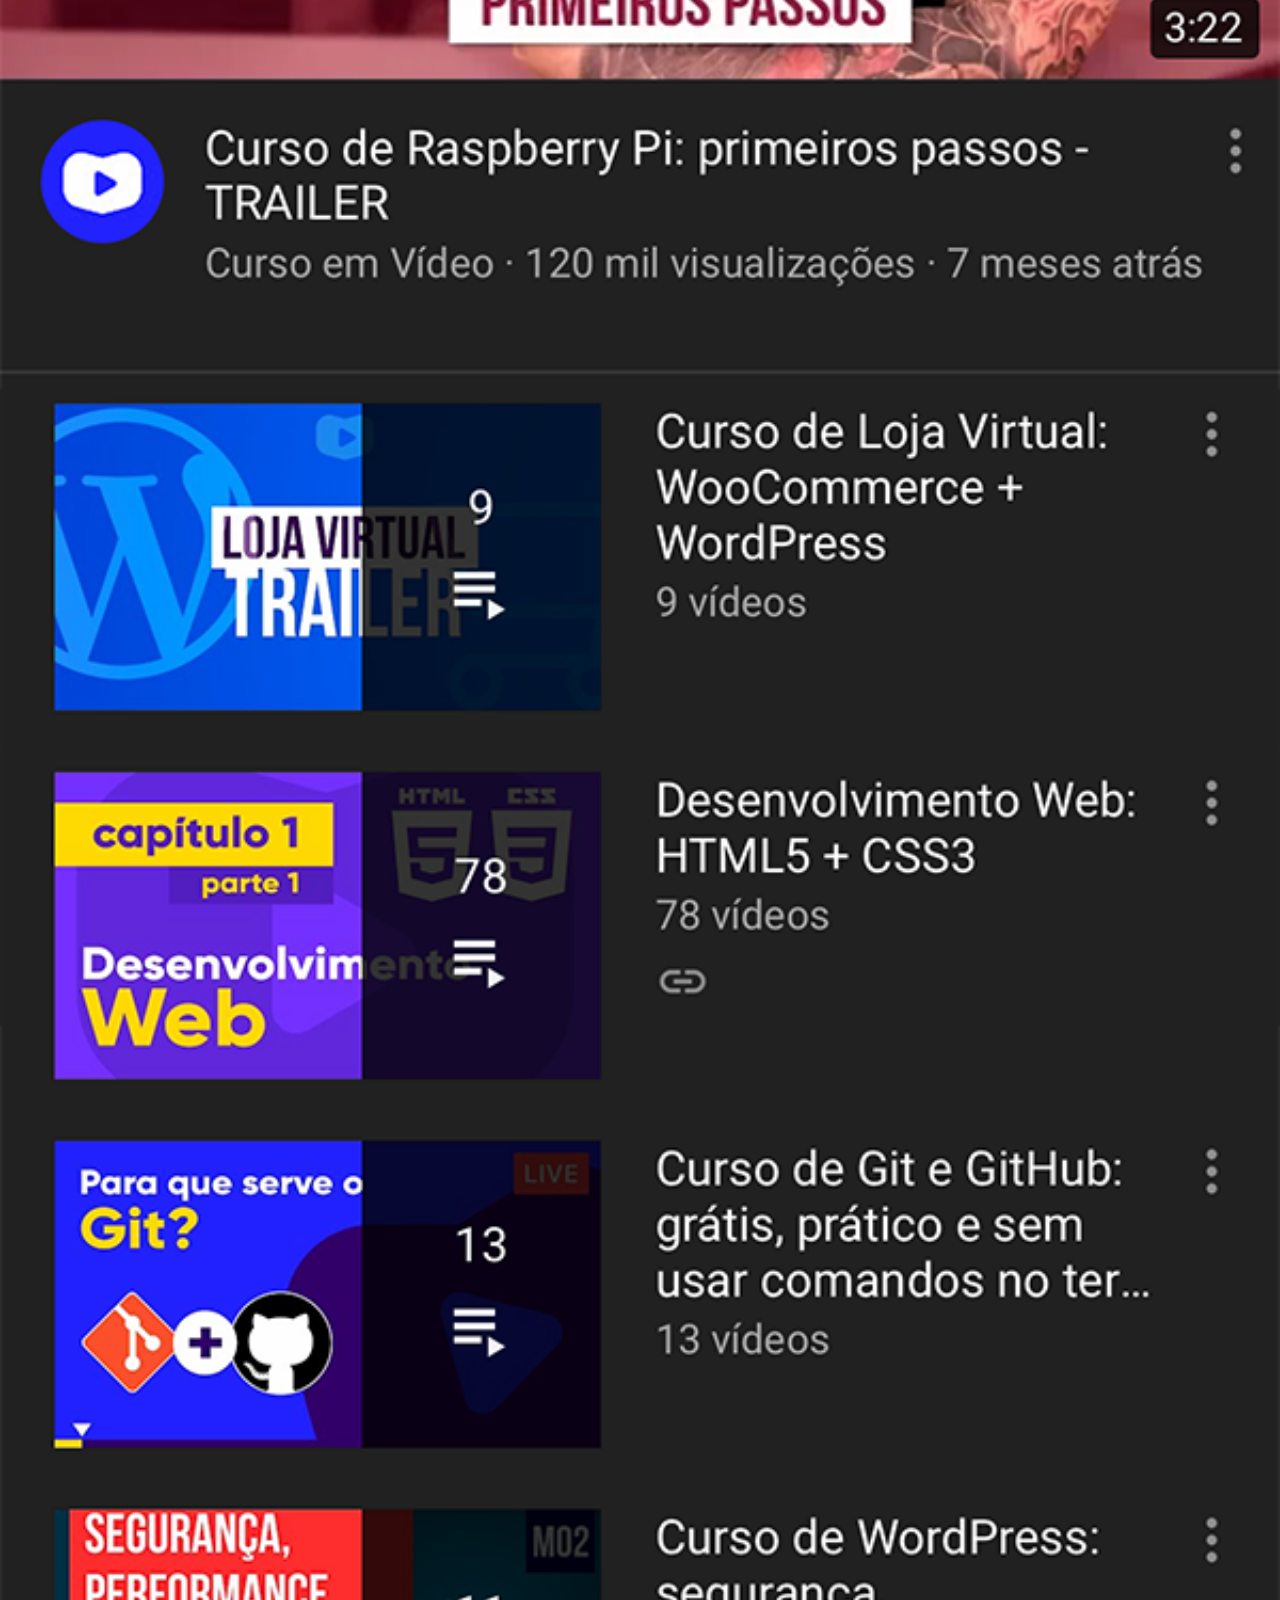
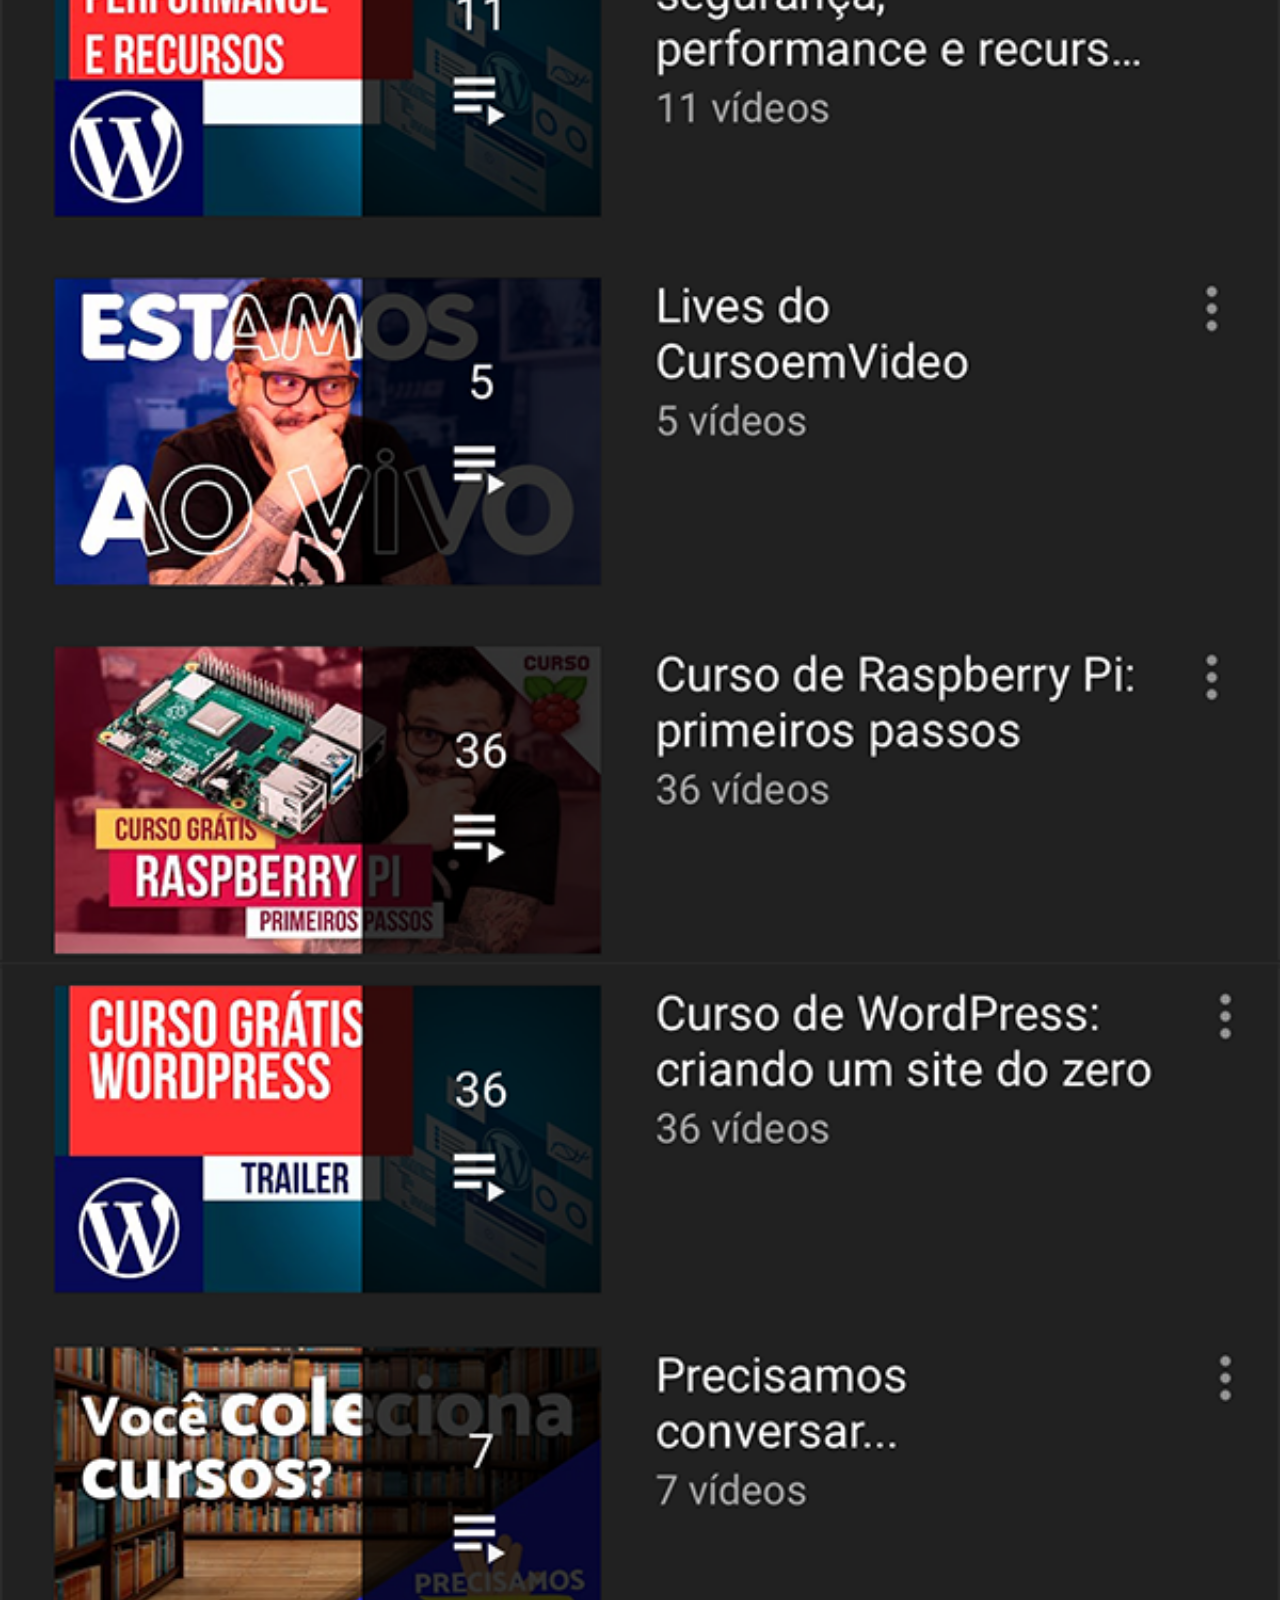
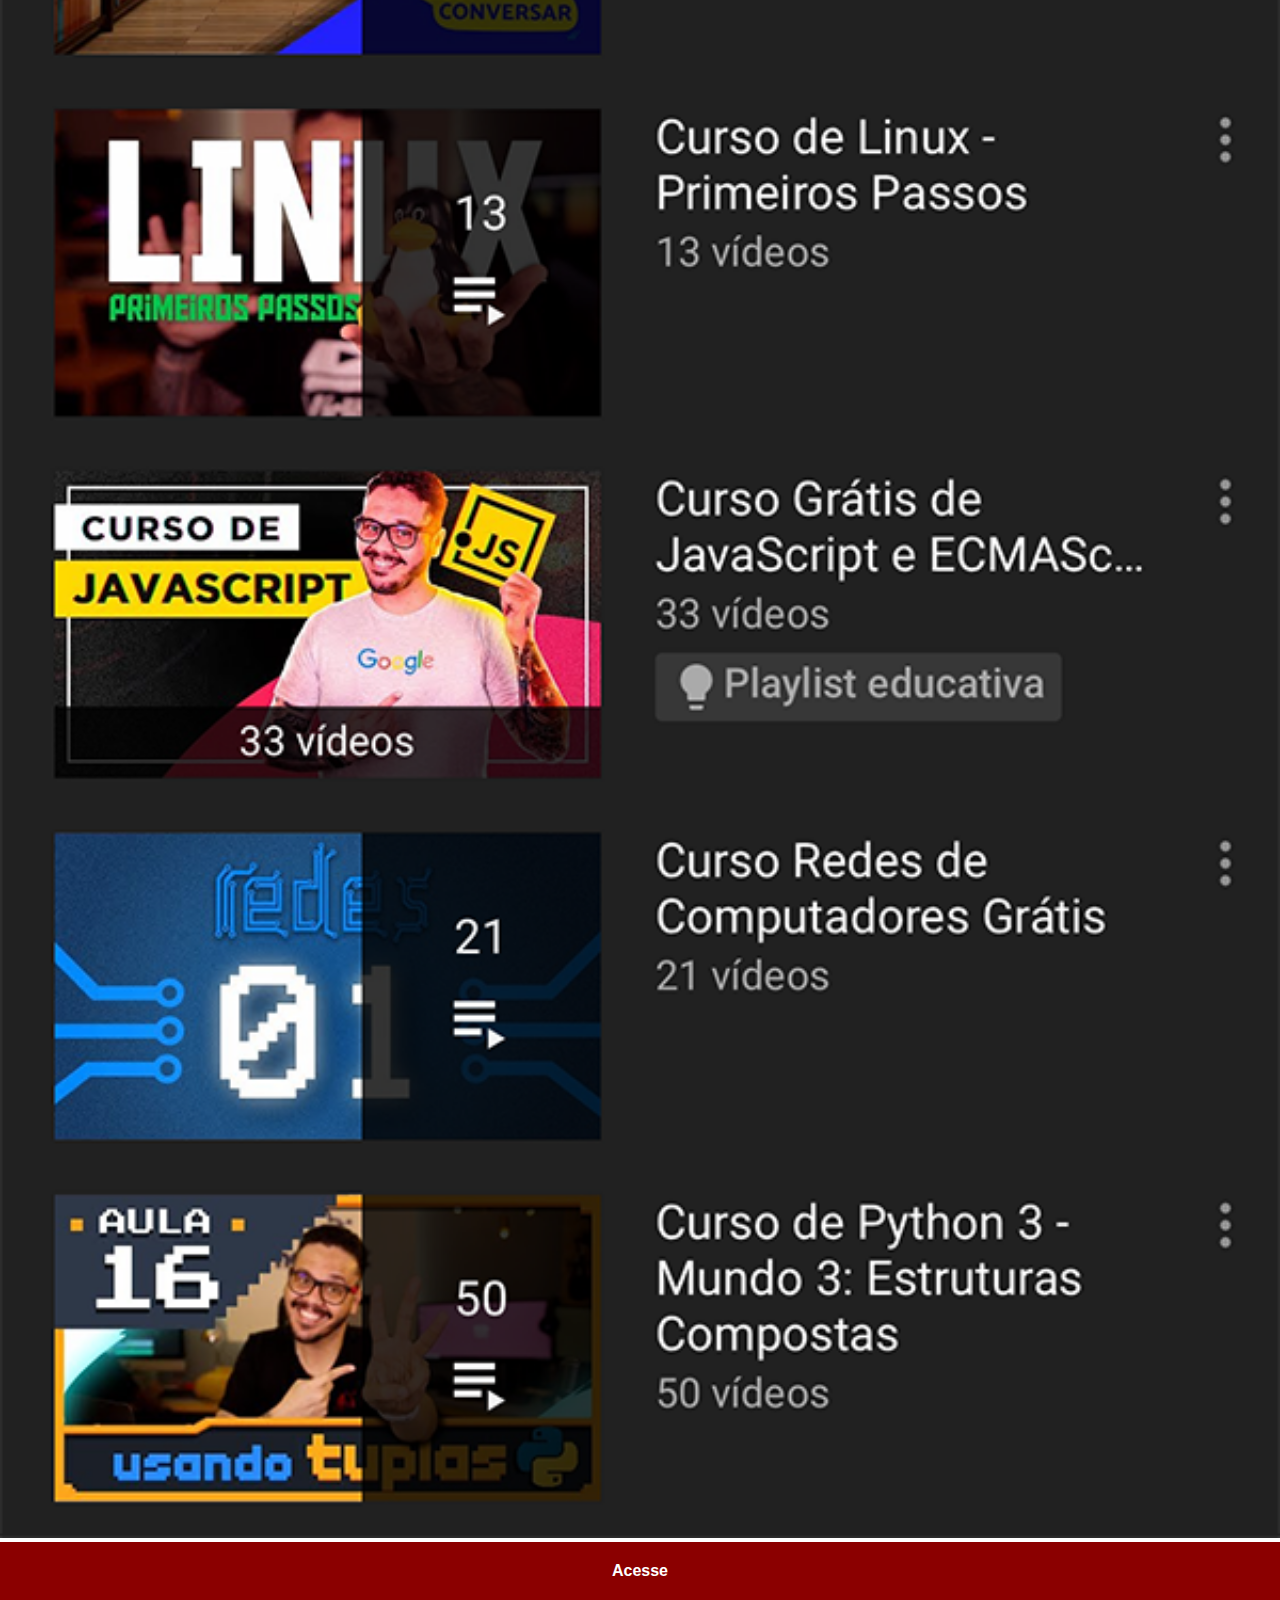
<file: youtube.html>
<!DOCTYPE html>
<html lang="pt-br">
<head>
    <meta charset="UTF-8">
    <meta name="viewport" content="width=device-width, initial-scale=1.0">
    <title>youtube</title>
    <link rel="stylesheet" href="estilos/social.css">

</head>
<body>
    <img src="imagens/tela-youtube.png" alt="Youtube">
    <a href="https://www.youtube.com/c/CursoemV%C3%ADdeo/playliststarget=" target="_blank" >Acesse</a> 
</body>
</html>
</file>
<file: estilos/style.css>
@charset "UTF-8";

* { 
   margin: 0px;
   padding: 0px;
   font-family: Arial, Helvetica, sans-serif;
}
html, body {
    height: 100vh;
    width: 100vw;
    
}

body{
    background: url('../imagens/fundo-madeira.jpg') no-repeat top center;
    background-size: cover;
    background-attachment: fixed;
}
main {
    position: relative;
    height: 100vh;
    
}
section#telefone {
    position: absolute;
    top: 50%;
    left: 50%;
    transform: translate(-50%, -50%);
    height: 627px;
    width: 311px;
    
    background: url('../imagens/frame-iphone.png') no-repeat;
}
iframe#tela {
    position: relative;
    top: 79px;
    left: 22px;
    width: 267px;
    height: 471px;
}
section#redes-sociais img {
    width: 50px;
    margin: 10px;
    border-radius: 50%;
    box-shadow: 2px 2px 5px rgba(0, 0, 0, 0.397);
    box-sizing: border-box;
}
section#redes-sociais {
    text-align: right;
}
section#redes-sociais img:hover {
    border: 2px solid rgba(255, 255, 255, 0.555);
    transform: translate(-3px, -3px);
    box-shadow: 5px 5px 10px rgba(0, 0, 0, 0.404);
    transition: transform .5s,border 1s;
}
</file>
<file: estilos/social.css>
@charset "UTF-8";

   * {
            margin: 0px;
            padding: 0px;
            font-family: Arial, Helvetica, sans-serif;
        }
        img{
            width: 100vw;

        }
        ::-webkit-scrollbar {
            width: 0px;
            height: 0px;

        }
        a {
            display: block;
            background-color: darkred;
            padding: 20px;
            text-align: center;
            font-weight: bolder;
            text-decoration: none;
            color: white;
        }
        a:hover {
            background-color: red;
            transition: .5s;
        }
</file>
